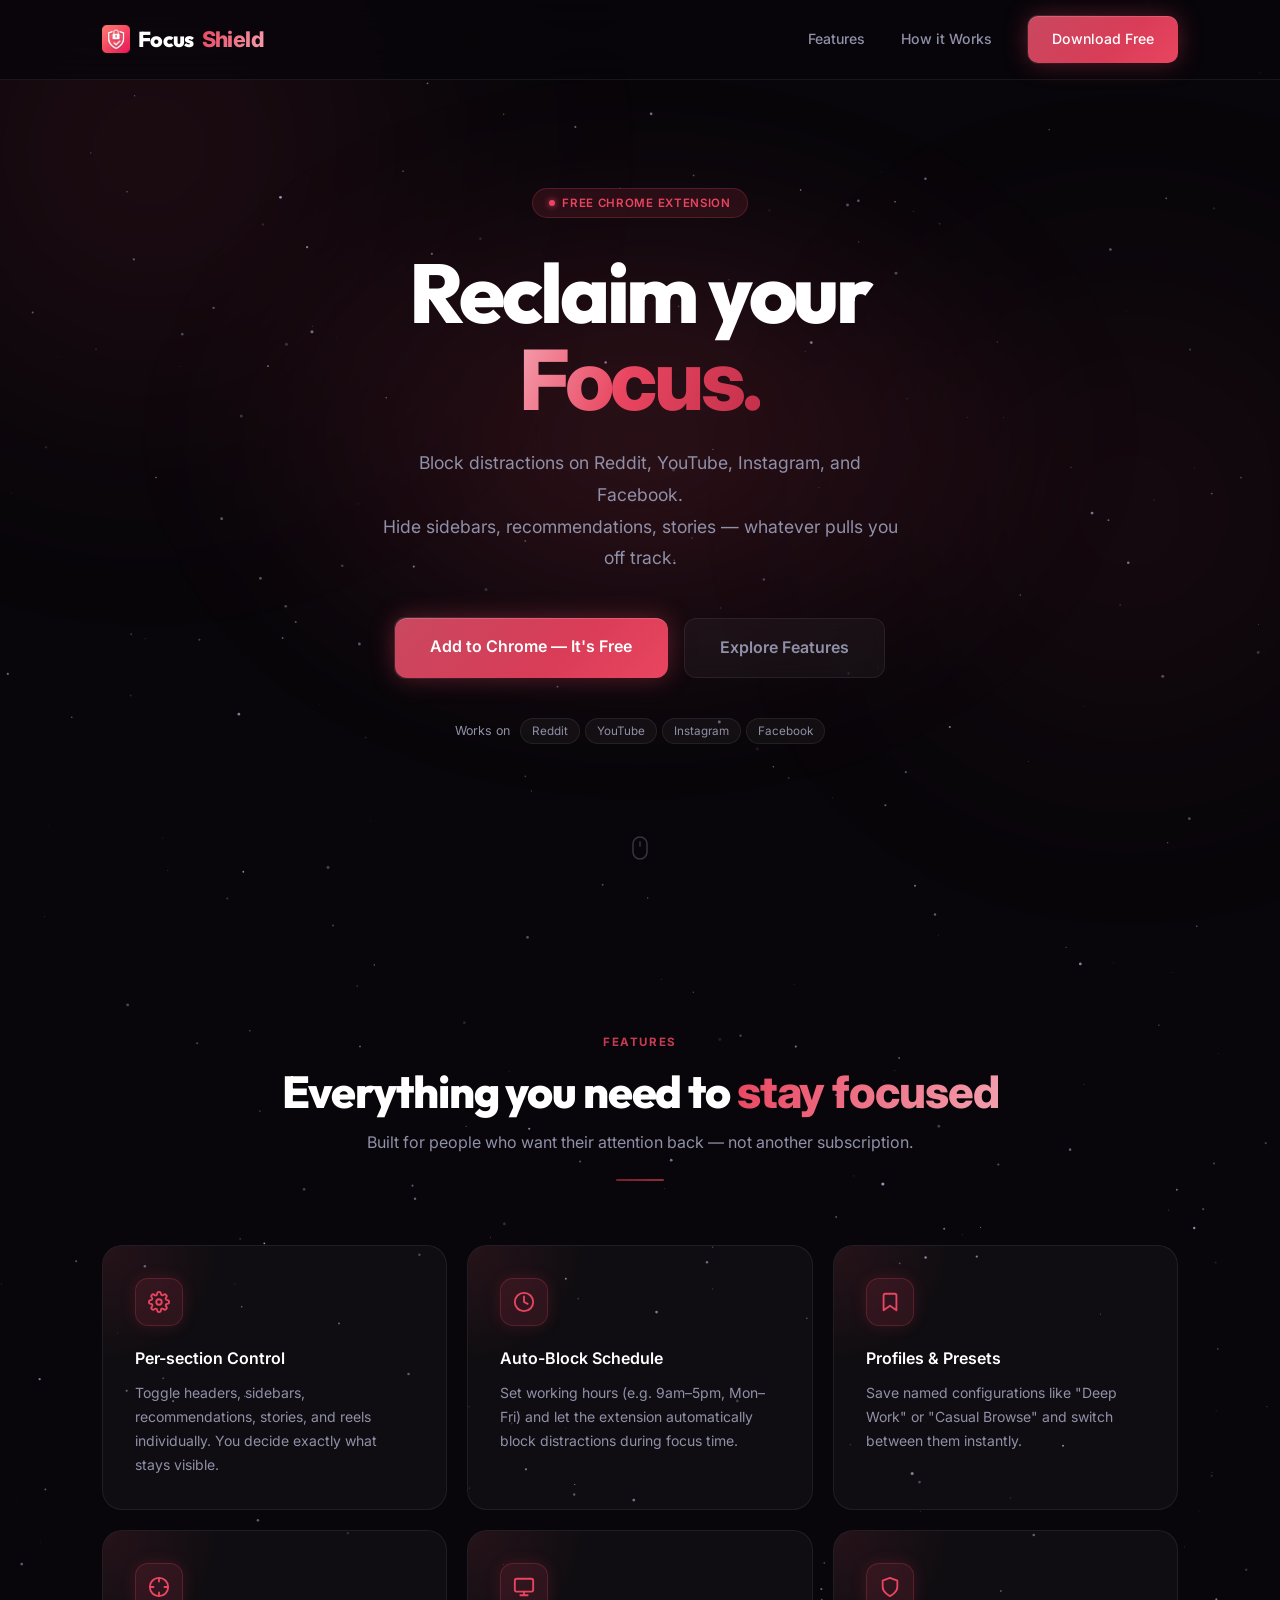
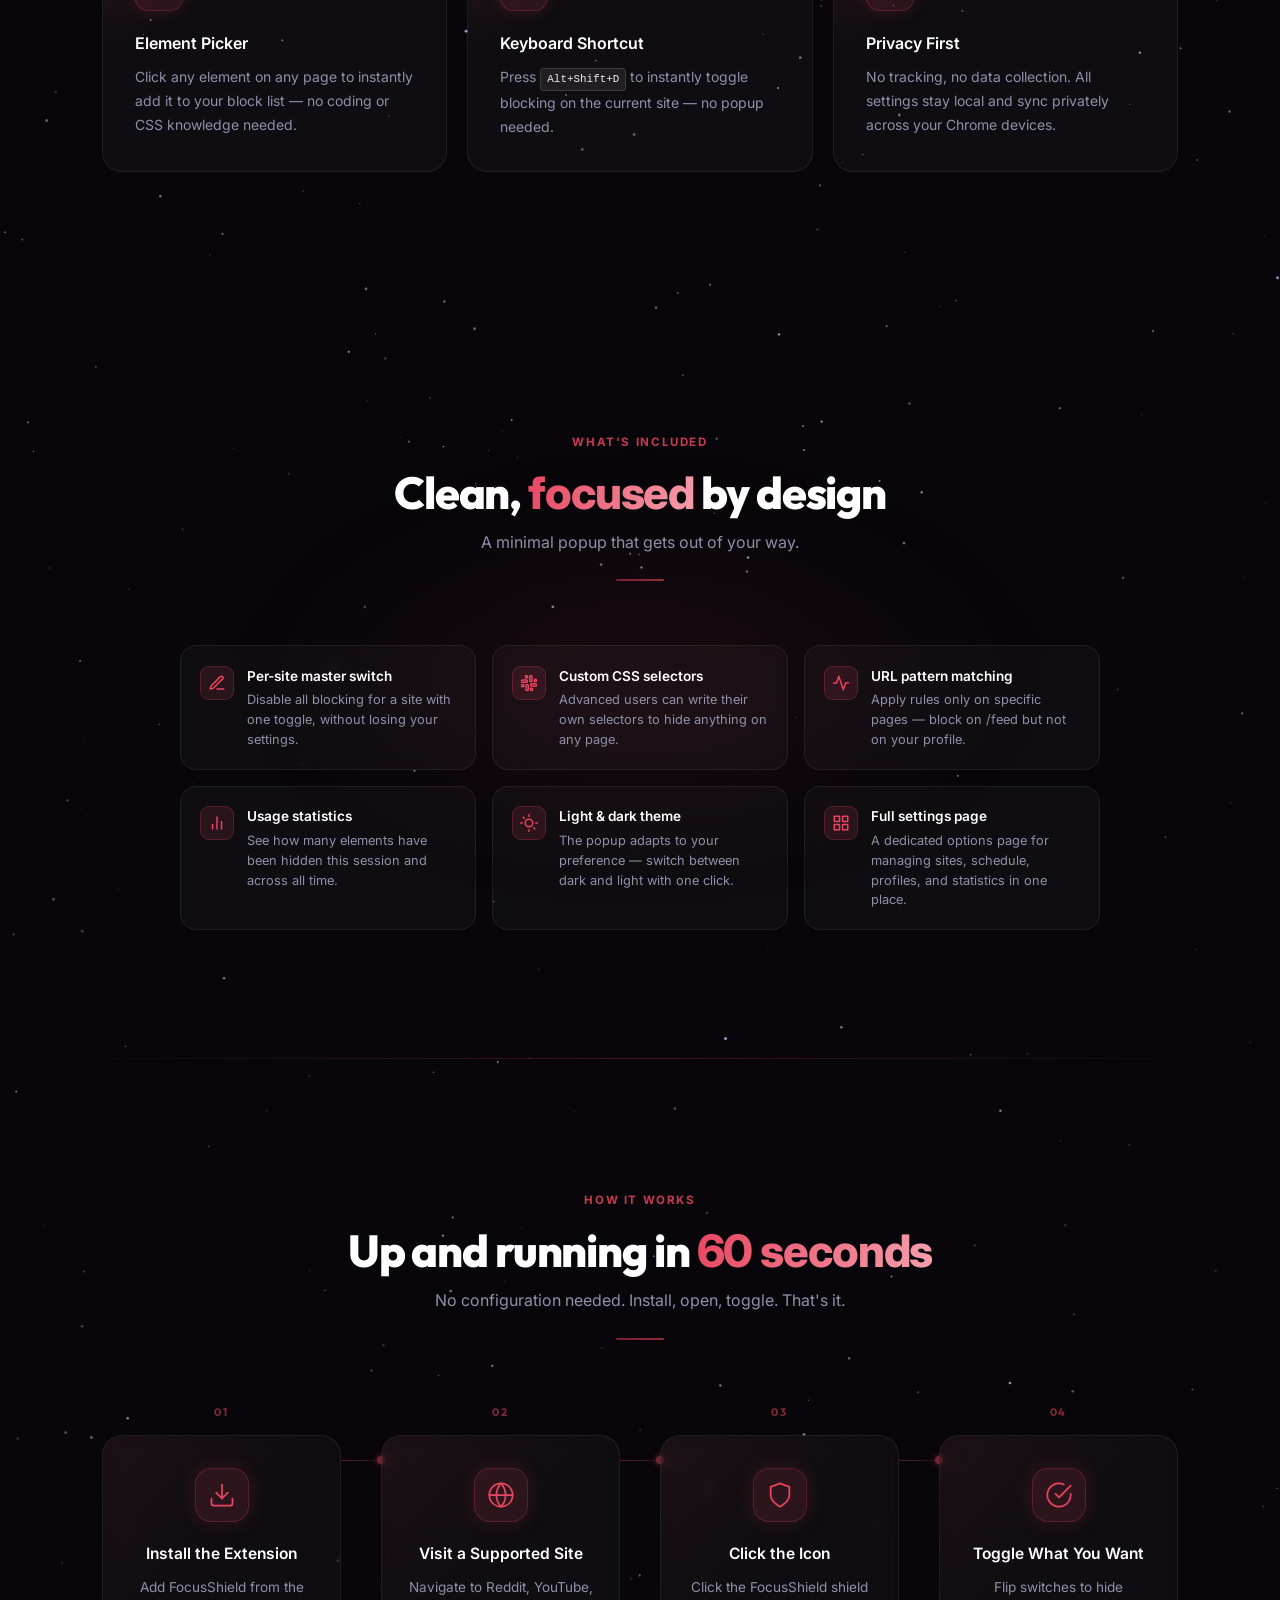
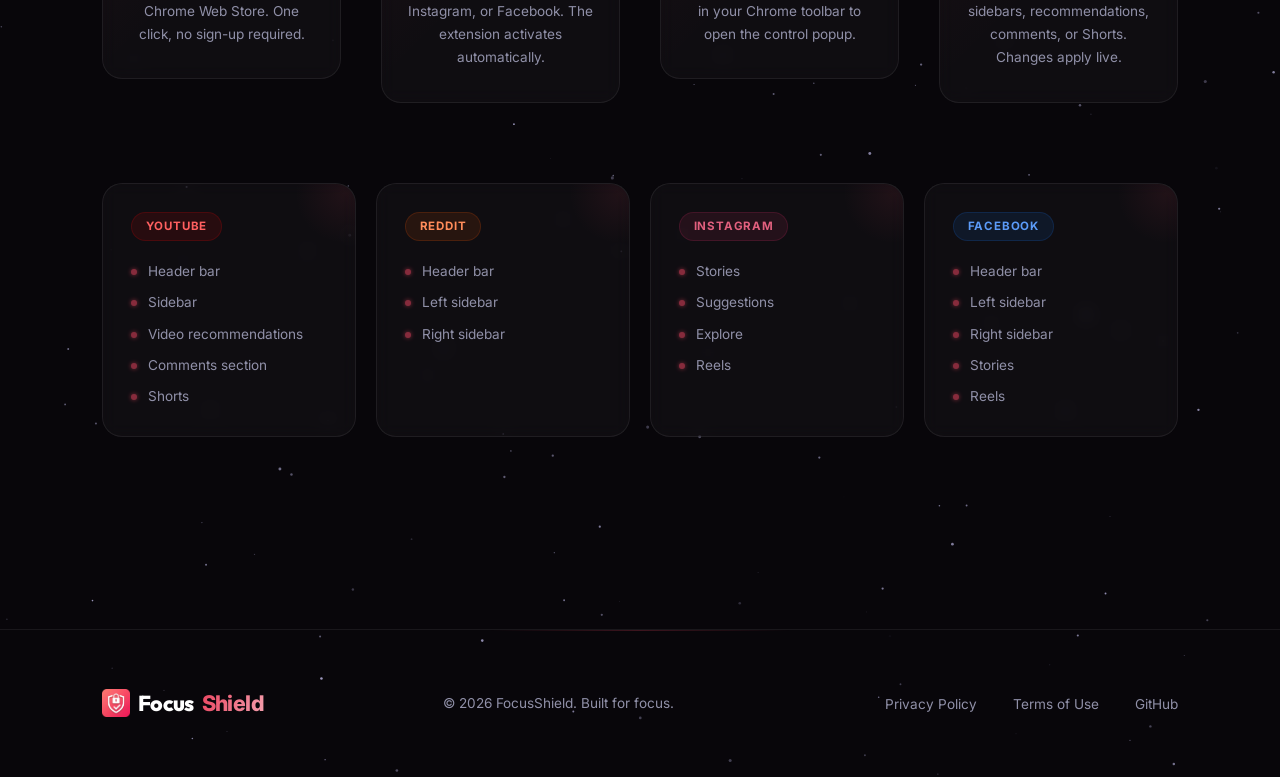
<file: docs/index.html>
<!DOCTYPE html>
<html lang="en">

<head>
    <meta charset="UTF-8">
    <meta name="viewport" content="width=device-width, initial-scale=1.0">
    <title>FocusShield | Focus on What Matters</title>
    <link rel="stylesheet" href="style.css">
    <link rel="preconnect" href="https://fonts.googleapis.com">
    <link rel="preconnect" href="https://fonts.gstatic.com" crossorigin>
    <link href="https://fonts.googleapis.com/css2?family=Inter:wght@400;500;600&family=Outfit:wght@700;800&display=swap" rel="stylesheet">
</head>

<body>
    <!-- Star canvas -->
    <canvas id="stars"></canvas>

    <!-- Navigation -->
    <nav>
        <div class="container nav-content">
            <div class="logo"><img src="assets/db_new_logo.png" alt="FocusShield" class="logo-img">Focus<span>Shield</span></div>
            <button class="nav-hamburger" id="nav-hamburger" aria-label="Toggle menu" aria-expanded="false">
                <span></span><span></span><span></span>
            </button>
            <div class="nav-links" id="nav-links">
                <a href="#features">Features</a>
                <a href="#how-it-works">How it Works</a>
                <a href="https://chromewebstore.google.com/detail/distraction-blocker/cioknjjojaeceniifphdgomgmkhmpkej" class="btn-primary">Download Free</a>
            </div>
        </div>
    </nav>

    <!-- Hero -->
    <header class="hero">
        <!-- radial aurora behind the text -->
        <div class="hero-aurora"></div>

        <div class="container">
            <div class="hero-inner">
                <div class="hero-badge" data-scroll="fade-up">
                    <span class="badge-dot"></span>
                    Free Chrome Extension
                </div>
                <h1 data-scroll="fade-up" data-delay="0.08">
                    Reclaim your<br>
                    <span class="gradient-text">Focus.</span>
                </h1>
                <p data-scroll="fade-up" data-delay="0.18">
                    Block distractions on Reddit, YouTube, Instagram, and Facebook.<br>
                    Hide sidebars, recommendations, stories — whatever pulls you off track.
                </p>
                <div class="hero-btns" data-scroll="fade-up" data-delay="0.28">
                    <a href="https://chromewebstore.google.com/detail/distraction-blocker/cioknjjojaeceniifphdgomgmkhmpkej" class="btn-primary lg">Add to Chrome — It's Free</a>
                    <a href="#features" class="btn-secondary lg">Explore Features</a>
                </div>
                <div class="hero-sites" data-scroll="fade-up" data-delay="0.36">
                    <span>Works on</span>
                    <div class="site-pills">
                        <span class="pill">Reddit</span>
                        <span class="pill">YouTube</span>
                        <span class="pill">Instagram</span>
                        <span class="pill">Facebook</span>
                    </div>
                </div>
            </div>
        </div>

        <!-- scroll indicator -->
        <div class="scroll-hint">
            <svg width="16" height="24" viewBox="0 0 16 24" fill="none" stroke="currentColor" stroke-width="1.5" stroke-linecap="round"><rect x="1" y="1" width="14" height="22" rx="7"/><line x1="8" y1="6" x2="8" y2="10"/></svg>
        </div>
    </header>

    <!-- Features -->
    <section id="features" class="features">
        <div class="container">
            <div class="section-title">
                <span class="section-eyebrow">Features</span>
                <h2>Everything you need to <span>stay focused</span></h2>
                <p>Built for people who want their attention back — not another subscription.</p>
            </div>
            <div class="features-grid">
                <div class="feature-card">
                    <div class="feature-icon">
                        <svg width="22" height="22" viewBox="0 0 24 24" fill="none" stroke="currentColor" stroke-width="2" stroke-linecap="round" stroke-linejoin="round"><circle cx="12" cy="12" r="3"/><path d="M19.4 15a1.65 1.65 0 0 0 .33 1.82l.06.06a2 2 0 0 1-2.83 2.83l-.06-.06a1.65 1.65 0 0 0-1.82-.33 1.65 1.65 0 0 0-1 1.51V21a2 2 0 0 1-4 0v-.09A1.65 1.65 0 0 0 9 19.4a1.65 1.65 0 0 0-1.82.33l-.06.06a2 2 0 0 1-2.83-2.83l.06-.06A1.65 1.65 0 0 0 4.68 15a1.65 1.65 0 0 0-1.51-1H3a2 2 0 0 1 0-4h.09A1.65 1.65 0 0 0 4.6 9a1.65 1.65 0 0 0-.33-1.82l-.06-.06a2 2 0 0 1 2.83-2.83l.06.06A1.65 1.65 0 0 0 9 4.68a1.65 1.65 0 0 0 1-1.51V3a2 2 0 0 1 4 0v.09a1.65 1.65 0 0 0 1 1.51 1.65 1.65 0 0 0 1.82-.33l.06-.06a2 2 0 0 1 2.83 2.83l-.06.06A1.65 1.65 0 0 0 19.4 9a1.65 1.65 0 0 0 1.51 1H21a2 2 0 0 1 0 4h-.09a1.65 1.65 0 0 0-1.51 1z"/></svg>
                    </div>
                    <h3>Per-section Control</h3>
                    <p>Toggle headers, sidebars, recommendations, stories, and reels individually. You decide exactly what stays visible.</p>
                </div>
                <div class="feature-card">
                    <div class="feature-icon">
                        <svg width="22" height="22" viewBox="0 0 24 24" fill="none" stroke="currentColor" stroke-width="2" stroke-linecap="round" stroke-linejoin="round"><circle cx="12" cy="12" r="10"/><polyline points="12 6 12 12 16 14"/></svg>
                    </div>
                    <h3>Auto-Block Schedule</h3>
                    <p>Set working hours (e.g. 9am–5pm, Mon–Fri) and let the extension automatically block distractions during focus time.</p>
                </div>
                <div class="feature-card">
                    <div class="feature-icon">
                        <svg width="22" height="22" viewBox="0 0 24 24" fill="none" stroke="currentColor" stroke-width="2" stroke-linecap="round" stroke-linejoin="round"><path d="M19 21l-7-5-7 5V5a2 2 0 0 1 2-2h10a2 2 0 0 1 2 2z"/></svg>
                    </div>
                    <h3>Profiles &amp; Presets</h3>
                    <p>Save named configurations like "Deep Work" or "Casual Browse" and switch between them instantly.</p>
                </div>
                <div class="feature-card">
                    <div class="feature-icon">
                        <svg width="22" height="22" viewBox="0 0 24 24" fill="none" stroke="currentColor" stroke-width="2" stroke-linecap="round" stroke-linejoin="round"><circle cx="12" cy="12" r="10"/><line x1="22" y1="12" x2="18" y2="12"/><line x1="6" y1="12" x2="2" y2="12"/><line x1="12" y1="6" x2="12" y2="2"/><line x1="12" y1="22" x2="12" y2="18"/></svg>
                    </div>
                    <h3>Element Picker</h3>
                    <p>Click any element on any page to instantly add it to your block list — no coding or CSS knowledge needed.</p>
                </div>
                <div class="feature-card">
                    <div class="feature-icon">
                        <svg width="22" height="22" viewBox="0 0 24 24" fill="none" stroke="currentColor" stroke-width="2" stroke-linecap="round" stroke-linejoin="round"><rect x="2" y="3" width="20" height="14" rx="2"/><path d="M8 21h8M12 17v4"/></svg>
                    </div>
                    <h3>Keyboard Shortcut</h3>
                    <p>Press <kbd>Alt+Shift+D</kbd> to instantly toggle blocking on the current site — no popup needed.</p>
                </div>
                <div class="feature-card">
                    <div class="feature-icon">
                        <svg width="22" height="22" viewBox="0 0 24 24" fill="none" stroke="currentColor" stroke-width="2" stroke-linecap="round" stroke-linejoin="round"><path d="M12 22s8-4 8-10V5l-8-3-8 3v7c0 6 8 10 8 10z"/></svg>
                    </div>
                    <h3>Privacy First</h3>
                    <p>No tracking, no data collection. All settings stay local and sync privately across your Chrome devices.</p>
                </div>
            </div>
        </div>
    </section>

    <!-- Preview / Screenshots -->
    <section id="preview" class="preview">
        <div class="container">
            <div class="section-title">
                <span class="section-eyebrow">What's included</span>
                <h2>Clean, <span>focused</span> by design</h2>
                <p>A minimal popup that gets out of your way.</p>
            </div>
            <div class="preview-grid">
                <div class="preview-feature">
                    <div class="preview-icon">
                        <svg width="18" height="18" viewBox="0 0 24 24" fill="none" stroke="currentColor" stroke-width="2" stroke-linecap="round" stroke-linejoin="round"><path d="M12 20h9"/><path d="M16.5 3.5a2.121 2.121 0 0 1 3 3L7 19l-4 1 1-4L16.5 3.5z"/></svg>
                    </div>
                    <div>
                        <h4>Per-site master switch</h4>
                        <p>Disable all blocking for a site with one toggle, without losing your settings.</p>
                    </div>
                </div>
                <div class="preview-feature">
                    <div class="preview-icon">
                        <svg width="18" height="18" viewBox="0 0 24 24" fill="none" stroke="currentColor" stroke-width="2" stroke-linecap="round" stroke-linejoin="round"><path d="M14.5 10c-.83 0-1.5-.67-1.5-1.5v-5c0-.83.67-1.5 1.5-1.5s1.5.67 1.5 1.5v5c0 .83-.67 1.5-1.5 1.5z"/><path d="M20.5 10H19V8.5c0-.83.67-1.5 1.5-1.5s1.5.67 1.5 1.5-.67 1.5-1.5 1.5z"/><path d="M9.5 14c.83 0 1.5.67 1.5 1.5v5c0 .83-.67 1.5-1.5 1.5S8 21.33 8 20.5v-5c0-.83.67-1.5 1.5-1.5z"/><path d="M3.5 14H5v1.5c0 .83-.67 1.5-1.5 1.5S2 16.33 2 15.5 2.67 14 3.5 14z"/><path d="M14 14.5c0-.83.67-1.5 1.5-1.5h5c.83 0 1.5.67 1.5 1.5s-.67 1.5-1.5 1.5h-5c-.83 0-1.5-.67-1.5-1.5z"/><path d="M15.5 19H14v1.5c0 .83.67 1.5 1.5 1.5s1.5-.67 1.5-1.5-.67-1.5-1.5-1.5z"/><path d="M10 9.5C10 8.67 9.33 8 8.5 8h-5C2.67 8 2 8.67 2 9.5S2.67 11 3.5 11h5c.83 0 1.5-.67 1.5-1.5z"/><path d="M8.5 5H10V3.5C10 2.67 9.33 2 8.5 2S7 2.67 7 3.5 7.67 5 8.5 5z"/></svg>
                    </div>
                    <div>
                        <h4>Custom CSS selectors</h4>
                        <p>Advanced users can write their own selectors to hide anything on any page.</p>
                    </div>
                </div>
                <div class="preview-feature">
                    <div class="preview-icon">
                        <svg width="18" height="18" viewBox="0 0 24 24" fill="none" stroke="currentColor" stroke-width="2" stroke-linecap="round" stroke-linejoin="round"><polyline points="22 12 18 12 15 21 9 3 6 12 2 12"/></svg>
                    </div>
                    <div>
                        <h4>URL pattern matching</h4>
                        <p>Apply rules only on specific pages — block on /feed but not on your profile.</p>
                    </div>
                </div>
                <div class="preview-feature">
                    <div class="preview-icon">
                        <svg width="18" height="18" viewBox="0 0 24 24" fill="none" stroke="currentColor" stroke-width="2" stroke-linecap="round" stroke-linejoin="round"><line x1="18" y1="20" x2="18" y2="10"/><line x1="12" y1="20" x2="12" y2="4"/><line x1="6" y1="20" x2="6" y2="14"/></svg>
                    </div>
                    <div>
                        <h4>Usage statistics</h4>
                        <p>See how many elements have been hidden this session and across all time.</p>
                    </div>
                </div>
                <div class="preview-feature">
                    <div class="preview-icon">
                        <svg width="18" height="18" viewBox="0 0 24 24" fill="none" stroke="currentColor" stroke-width="2" stroke-linecap="round" stroke-linejoin="round"><circle cx="12" cy="12" r="5"/><line x1="12" y1="1" x2="12" y2="3"/><line x1="12" y1="21" x2="12" y2="23"/><line x1="4.22" y1="4.22" x2="5.64" y2="5.64"/><line x1="18.36" y1="18.36" x2="19.78" y2="19.78"/><line x1="1" y1="12" x2="3" y2="12"/><line x1="21" y1="12" x2="23" y2="12"/></svg>
                    </div>
                    <div>
                        <h4>Light &amp; dark theme</h4>
                        <p>The popup adapts to your preference — switch between dark and light with one click.</p>
                    </div>
                </div>
                <div class="preview-feature">
                    <div class="preview-icon">
                        <svg width="18" height="18" viewBox="0 0 24 24" fill="none" stroke="currentColor" stroke-width="2" stroke-linecap="round" stroke-linejoin="round"><rect x="3" y="3" width="7" height="7"/><rect x="14" y="3" width="7" height="7"/><rect x="14" y="14" width="7" height="7"/><rect x="3" y="14" width="7" height="7"/></svg>
                    </div>
                    <div>
                        <h4>Full settings page</h4>
                        <p>A dedicated options page for managing sites, schedule, profiles, and statistics in one place.</p>
                    </div>
                </div>
            </div>
        </div>
    </section>

    <!-- How it Works -->
    <section id="how-it-works" class="how-it-works">
        <div class="container">
            <div class="section-title">
                <span class="section-eyebrow">How it works</span>
                <h2>Up and running in <span>60 seconds</span></h2>
                <p>No configuration needed. Install, open, toggle. That's it.</p>
            </div>
            <div class="steps">
                <div class="step">
                    <div class="step-number">01</div>
                    <div class="step-content">
                        <div class="step-icon">
                            <svg width="28" height="28" viewBox="0 0 24 24" fill="none" stroke="currentColor" stroke-width="1.5" stroke-linecap="round" stroke-linejoin="round"><path d="M21 15v4a2 2 0 0 1-2 2H5a2 2 0 0 1-2-2v-4"/><polyline points="7 10 12 15 17 10"/><line x1="12" y1="15" x2="12" y2="3"/></svg>
                        </div>
                        <h3>Install the Extension</h3>
                        <p>Add FocusShield from the Chrome Web Store. One click, no sign-up required.</p>
                    </div>
                </div>
                <div class="step-connector"></div>
                <div class="step">
                    <div class="step-number">02</div>
                    <div class="step-content">
                        <div class="step-icon">
                            <svg width="28" height="28" viewBox="0 0 24 24" fill="none" stroke="currentColor" stroke-width="1.5" stroke-linecap="round" stroke-linejoin="round"><circle cx="12" cy="12" r="10"/><line x1="2" y1="12" x2="22" y2="12"/><path d="M12 2a15.3 15.3 0 0 1 4 10 15.3 15.3 0 0 1-4 10 15.3 15.3 0 0 1-4-10 15.3 15.3 0 0 1 4-10z"/></svg>
                        </div>
                        <h3>Visit a Supported Site</h3>
                        <p>Navigate to Reddit, YouTube, Instagram, or Facebook. The extension activates automatically.</p>
                    </div>
                </div>
                <div class="step-connector"></div>
                <div class="step">
                    <div class="step-number">03</div>
                    <div class="step-content">
                        <div class="step-icon">
                            <svg width="28" height="28" viewBox="0 0 24 24" fill="none" stroke="currentColor" stroke-width="1.5" stroke-linecap="round" stroke-linejoin="round"><path d="M12 22s8-4 8-10V5l-8-3-8 3v7c0 6 8 10 8 10z"/></svg>
                        </div>
                        <h3>Click the Icon</h3>
                        <p>Click the FocusShield shield in your Chrome toolbar to open the control popup.</p>
                    </div>
                </div>
                <div class="step-connector"></div>
                <div class="step">
                    <div class="step-number">04</div>
                    <div class="step-content">
                        <div class="step-icon">
                            <svg width="28" height="28" viewBox="0 0 24 24" fill="none" stroke="currentColor" stroke-width="1.5" stroke-linecap="round" stroke-linejoin="round"><path d="M22 11.08V12a10 10 0 1 1-5.93-9.14"/><polyline points="22 4 12 14.01 9 11.01"/></svg>
                        </div>
                        <h3>Toggle What You Want</h3>
                        <p>Flip switches to hide sidebars, recommendations, comments, or Shorts. Changes apply live.</p>
                    </div>
                </div>
            </div>

            <div class="hiw-platforms">
                <div class="platform-card">
                    <div class="platform-header">
                        <span class="platform-badge youtube">YouTube</span>
                    </div>
                    <ul class="toggle-list">
                        <li><span class="toggle-dot"></span>Header bar</li>
                        <li><span class="toggle-dot"></span>Sidebar</li>
                        <li><span class="toggle-dot"></span>Video recommendations</li>
                        <li><span class="toggle-dot"></span>Comments section</li>
                        <li><span class="toggle-dot"></span>Shorts</li>
                    </ul>
                </div>
                <div class="platform-card">
                    <div class="platform-header">
                        <span class="platform-badge reddit">Reddit</span>
                    </div>
                    <ul class="toggle-list">
                        <li><span class="toggle-dot"></span>Header bar</li>
                        <li><span class="toggle-dot"></span>Left sidebar</li>
                        <li><span class="toggle-dot"></span>Right sidebar</li>
                    </ul>
                </div>
                <div class="platform-card">
                    <div class="platform-header">
                        <span class="platform-badge instagram">Instagram</span>
                    </div>
                    <ul class="toggle-list">
                        <li><span class="toggle-dot"></span>Stories</li>
                        <li><span class="toggle-dot"></span>Suggestions</li>
                        <li><span class="toggle-dot"></span>Explore</li>
                        <li><span class="toggle-dot"></span>Reels</li>
                    </ul>
                </div>
                <div class="platform-card">
                    <div class="platform-header">
                        <span class="platform-badge facebook">Facebook</span>
                    </div>
                    <ul class="toggle-list">
                        <li><span class="toggle-dot"></span>Header bar</li>
                        <li><span class="toggle-dot"></span>Left sidebar</li>
                        <li><span class="toggle-dot"></span>Right sidebar</li>
                        <li><span class="toggle-dot"></span>Stories</li>
                        <li><span class="toggle-dot"></span>Reels</li>
                    </ul>
                </div>
            </div>
        </div>
    </section>

    <!-- Footer -->
    <footer>
        <div class="container">
            <div class="footer-content">
                <div class="logo"><img src="assets/db_new_logo.png" alt="FocusShield" class="logo-img">Focus<span>Shield</span></div>
                <p>&copy; 2026 FocusShield. Built for focus.</p>
                <div class="social-links">
                    <a href="privacy-policy.html">Privacy Policy</a>
                    <a href="terms.html">Terms of Use</a>
                    <a href="https://github.com/beingbalveer/distraction-blocker" target="_blank" rel="noopener">GitHub</a>
                </div>
            </div>
        </div>
    </footer>

    <script src="script.js"></script>
</body>

</html>
</file>
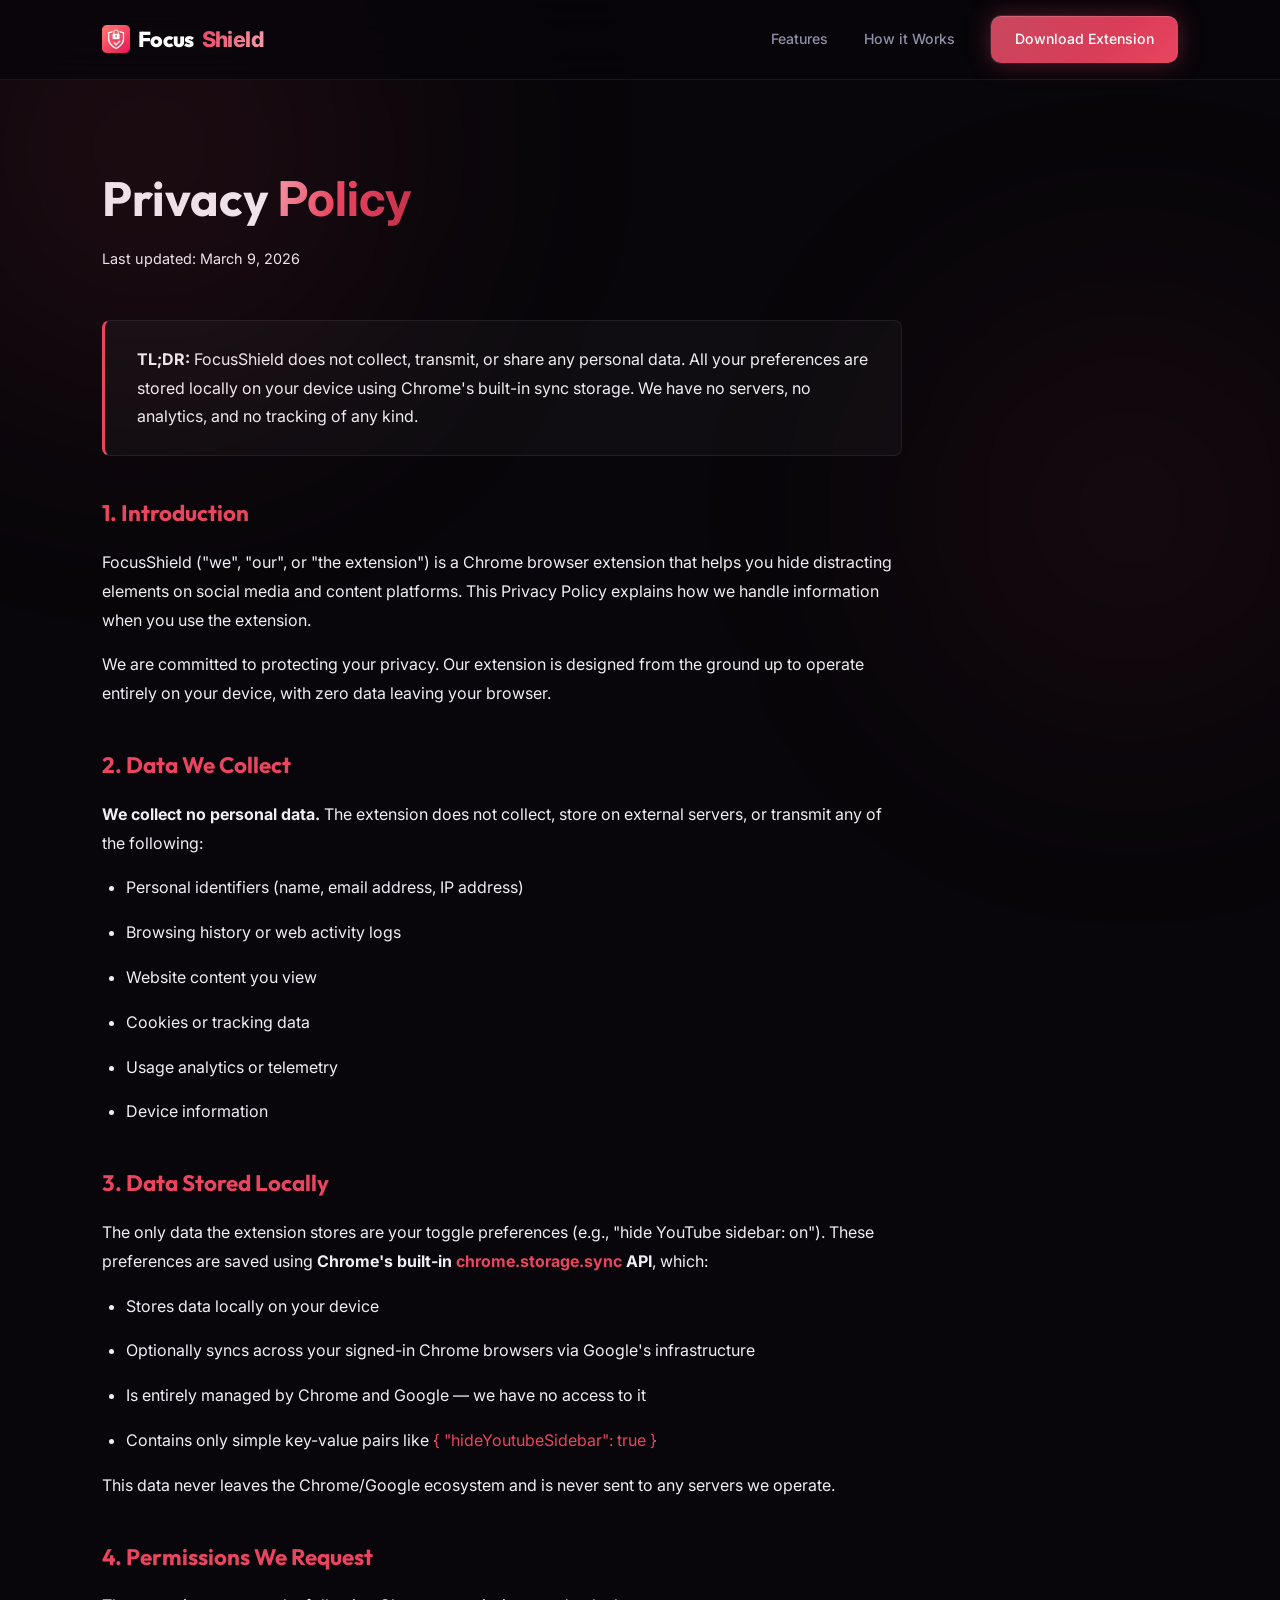
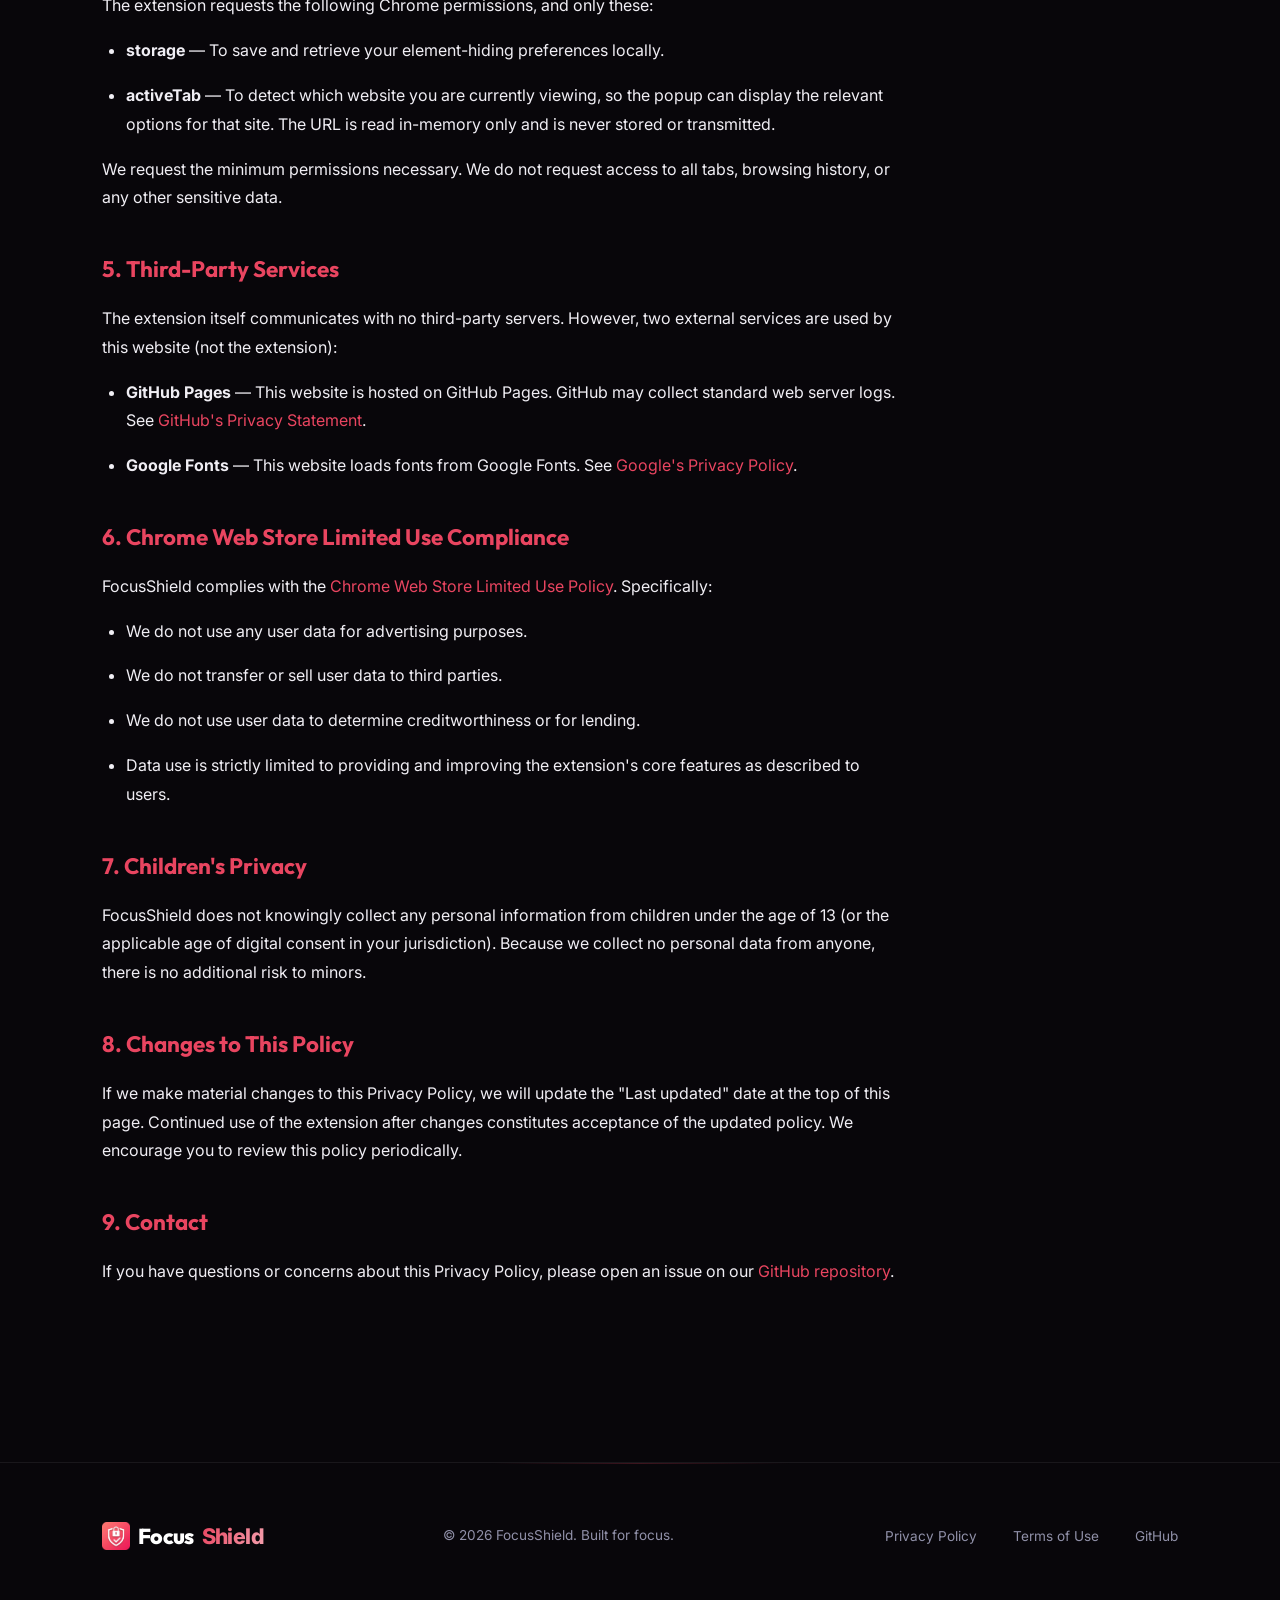
<file: docs/privacy-policy.html>
<!DOCTYPE html>
<html lang="en">

<head>
    <meta charset="UTF-8">
    <meta name="viewport" content="width=device-width, initial-scale=1.0">
    <title>Privacy Policy | FocusShield</title>
    <link rel="stylesheet" href="style.css">
    <link rel="preconnect" href="https://fonts.googleapis.com">
    <link rel="preconnect" href="https://fonts.gstatic.com" crossorigin>
    <link href="https://fonts.googleapis.com/css2?family=Inter:wght@400;600;800&family=Outfit:wght@700&display=swap"
        rel="stylesheet">
    <style>
        .legal-page {
            padding: 10rem 0 6rem;
            min-height: 90vh;
        }

        .legal-page h1 {
            font-family: 'Outfit', sans-serif;
            font-size: 3rem;
            margin-bottom: 0.5rem;
        }

        .legal-page .last-updated {
            color: var(--secondary-text);
            font-size: 0.9rem;
            margin-bottom: 3rem;
        }

        .legal-content {
            max-width: 800px;
        }

        .legal-content h2 {
            font-family: 'Outfit', sans-serif;
            font-size: 1.4rem;
            color: var(--accent);
            margin: 2.5rem 0 1rem;
        }

        .legal-content p,
        .legal-content li {
            color: var(--secondary-text);
            margin-bottom: 1rem;
            line-height: 1.8;
        }

        .legal-content ul {
            padding-left: 1.5rem;
            margin-bottom: 1rem;
        }

        .legal-content a {
            color: var(--accent);
            text-decoration: none;
        }

        .legal-content a:hover {
            text-decoration: underline;
        }

        .highlight-box {
            background: var(--card-bg);
            border: 1px solid var(--card-border);
            border-left: 3px solid var(--accent);
            border-radius: 8px;
            padding: 1.5rem 2rem;
            margin: 2rem 0;
        }

        .highlight-box p {
            margin-bottom: 0;
            color: var(--text);
        }
    </style>
</head>

<body>
    <nav>
        <div class="container nav-content">
            <a href="index.html" class="logo" style="text-decoration:none;"><img src="assets/db_new_logo.png" alt="FocusShield" class="logo-img">Focus<span>Shield</span></a>
            <div class="nav-links">
                <a href="index.html#features">Features</a>
                <a href="index.html#how-it-works">How it Works</a>
                <a href="#" class="btn-primary">Download Extension</a>
            </div>
        </div>
    </nav>

    <main class="legal-page">
        <div class="container">
            <div class="legal-content">
                <h1>Privacy <span class="gradient-text">Policy</span></h1>
                <p class="last-updated">Last updated: March 9, 2026</p>

                <div class="highlight-box">
                    <p><strong>TL;DR:</strong> FocusShield does not collect, transmit, or share any personal
                        data. All your preferences are stored locally on your device using Chrome's built-in sync
                        storage. We have no servers, no analytics, and no tracking of any kind.</p>
                </div>

                <h2>1. Introduction</h2>
                <p>FocusShield ("we", "our", or "the extension") is a Chrome browser extension that helps you
                    hide distracting elements on social media and content platforms. This Privacy Policy explains how we
                    handle information when you use the extension.</p>
                <p>We are committed to protecting your privacy. Our extension is designed from the ground up to operate
                    entirely on your device, with zero data leaving your browser.</p>

                <h2>2. Data We Collect</h2>
                <p><strong>We collect no personal data.</strong> The extension does not collect, store on external
                    servers, or transmit any of the following:</p>
                <ul>
                    <li>Personal identifiers (name, email address, IP address)</li>
                    <li>Browsing history or web activity logs</li>
                    <li>Website content you view</li>
                    <li>Cookies or tracking data</li>
                    <li>Usage analytics or telemetry</li>
                    <li>Device information</li>
                </ul>

                <h2>3. Data Stored Locally</h2>
                <p>The only data the extension stores are your toggle preferences (e.g., "hide YouTube sidebar: on").
                    These preferences are saved using <strong>Chrome's built-in
                        <code style="color: var(--accent);">chrome.storage.sync</code> API</strong>, which:</p>
                <ul>
                    <li>Stores data locally on your device</li>
                    <li>Optionally syncs across your signed-in Chrome browsers via Google's infrastructure</li>
                    <li>Is entirely managed by Chrome and Google — we have no access to it</li>
                    <li>Contains only simple key-value pairs like <code
                            style="color: var(--accent);">{ "hideYoutubeSidebar": true }</code></li>
                </ul>
                <p>This data never leaves the Chrome/Google ecosystem and is never sent to any servers we operate.</p>

                <h2>4. Permissions We Request</h2>
                <p>The extension requests the following Chrome permissions, and only these:</p>
                <ul>
                    <li><strong>storage</strong> — To save and retrieve your element-hiding preferences locally.</li>
                    <li><strong>activeTab</strong> — To detect which website you are currently viewing, so the popup
                        can display the relevant options for that site. The URL is read in-memory only and is never
                        stored or transmitted.</li>
                </ul>
                <p>We request the minimum permissions necessary. We do not request access to all tabs, browsing
                    history, or any other sensitive data.</p>

                <h2>5. Third-Party Services</h2>
                <p>The extension itself communicates with no third-party servers. However, two external services are
                    used by this website (not the extension):</p>
                <ul>
                    <li><strong>GitHub Pages</strong> — This website is hosted on GitHub Pages. GitHub may collect
                        standard web server logs. See <a
                            href="https://docs.github.com/en/site-policy/privacy-policies/github-general-privacy-statement"
                            target="_blank" rel="noopener">GitHub's Privacy Statement</a>.</li>
                    <li><strong>Google Fonts</strong> — This website loads fonts from Google Fonts. See <a
                            href="https://policies.google.com/privacy" target="_blank" rel="noopener">Google's Privacy
                            Policy</a>.</li>
                </ul>

                <h2>6. Chrome Web Store Limited Use Compliance</h2>
                <p>FocusShield complies with the <a
                        href="https://developer.chrome.com/docs/webstore/program-policies/limited-use/" target="_blank"
                        rel="noopener">Chrome Web Store Limited Use Policy</a>. Specifically:</p>
                <ul>
                    <li>We do not use any user data for advertising purposes.</li>
                    <li>We do not transfer or sell user data to third parties.</li>
                    <li>We do not use user data to determine creditworthiness or for lending.</li>
                    <li>Data use is strictly limited to providing and improving the extension's core features as
                        described to users.</li>
                </ul>

                <h2>7. Children's Privacy</h2>
                <p>FocusShield does not knowingly collect any personal information from children under the age
                    of 13 (or the applicable age of digital consent in your jurisdiction). Because we collect no
                    personal data from anyone, there is no additional risk to minors.</p>

                <h2>8. Changes to This Policy</h2>
                <p>If we make material changes to this Privacy Policy, we will update the "Last updated" date at the
                    top of this page. Continued use of the extension after changes constitutes acceptance of the
                    updated policy. We encourage you to review this policy periodically.</p>

                <h2>9. Contact</h2>
                <p>If you have questions or concerns about this Privacy Policy, please open an issue on our <a
                        href="https://github.com" target="_blank" rel="noopener">GitHub repository</a>.</p>
            </div>
        </div>
    </main>

    <footer>
        <div class="container">
            <div class="footer-content">
                <div class="logo"><img src="assets/db_new_logo.png" alt="FocusShield" class="logo-img">Focus<span>Shield</span></div>
                <p>&copy; 2026 FocusShield. Built for focus.</p>
                <div class="social-links">
                    <a href="privacy-policy.html">Privacy Policy</a>
                    <a href="terms.html">Terms of Use</a>
                    <a href="#">GitHub</a>
                </div>
            </div>
        </div>
    </footer>
</body>

</html>
</file>
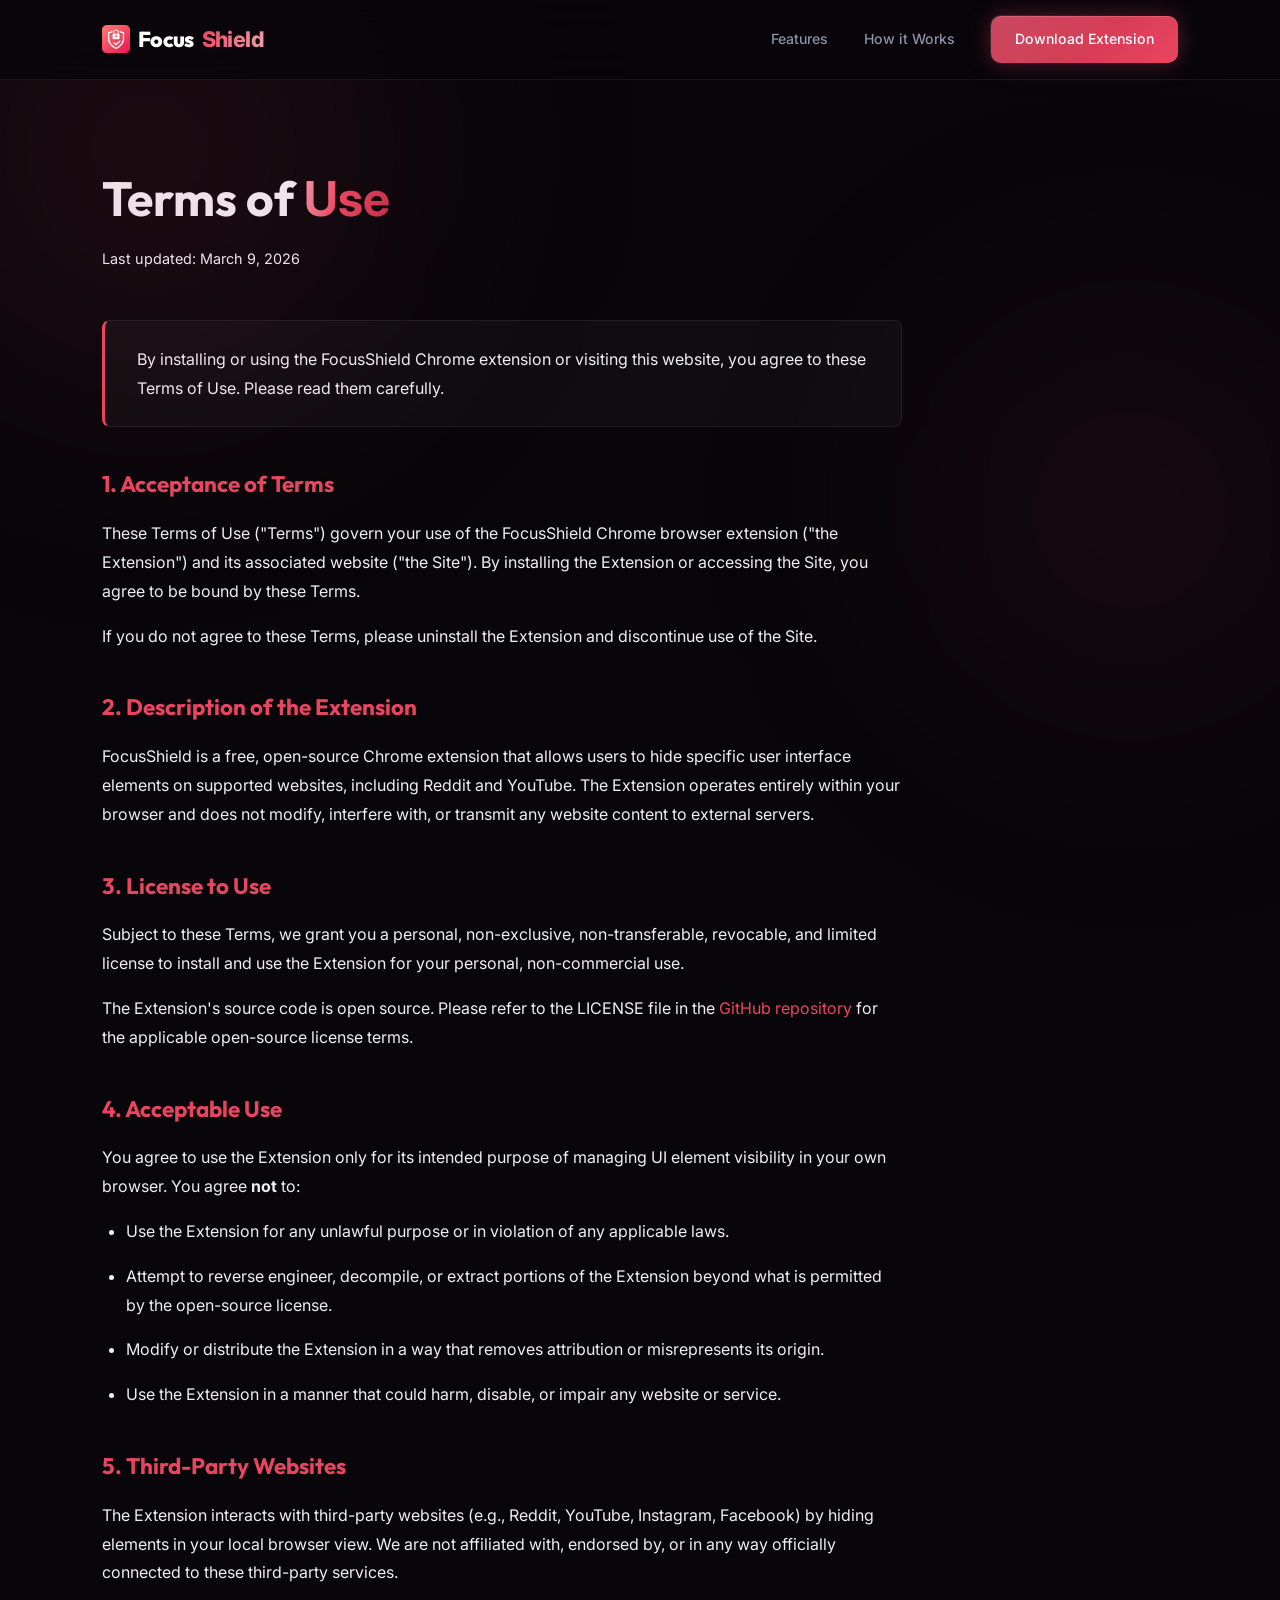
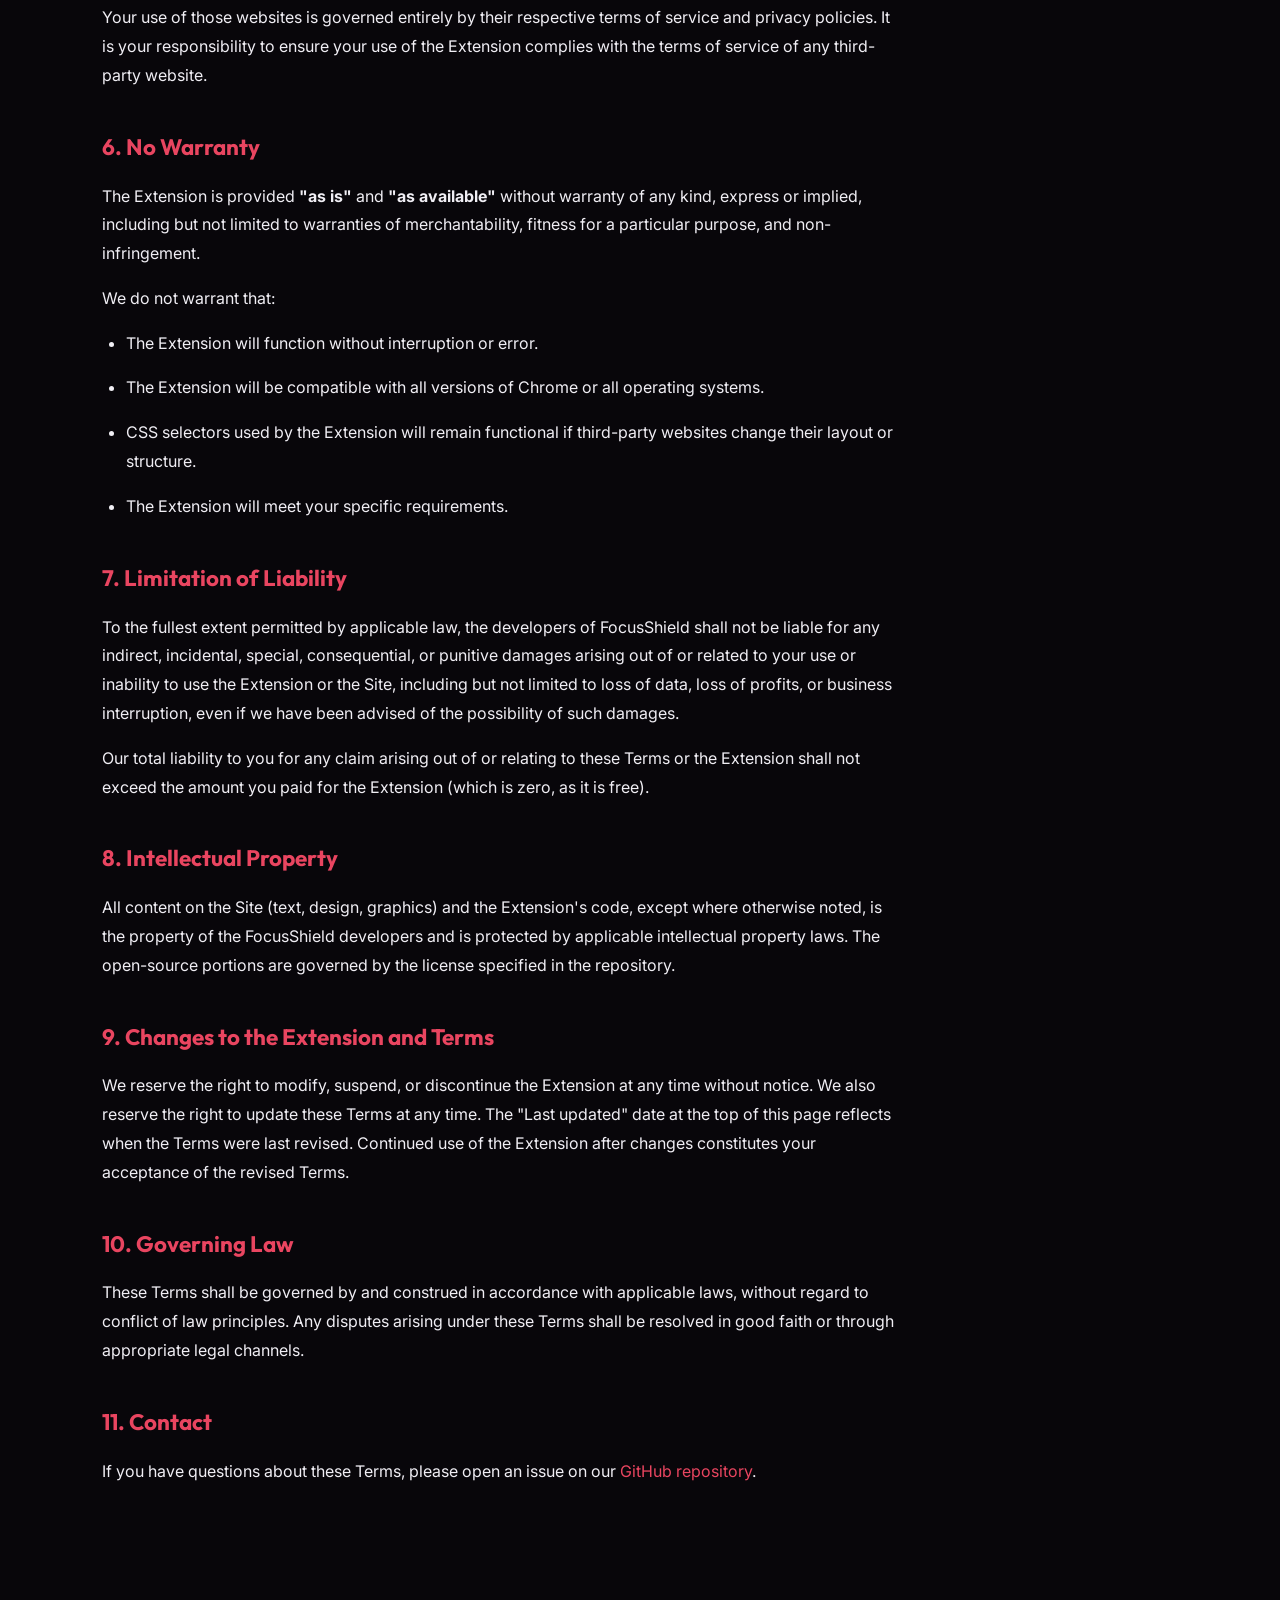
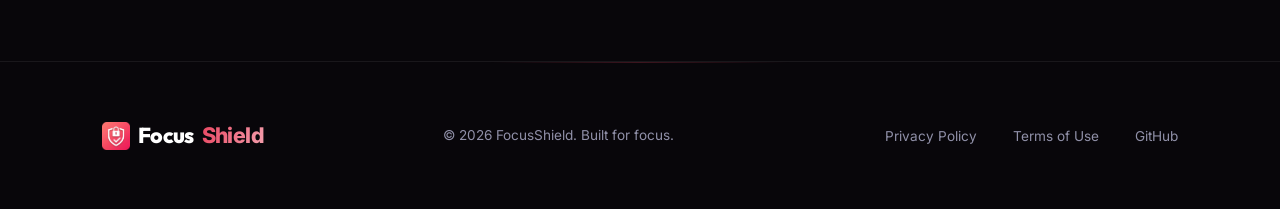
<file: docs/terms.html>
<!DOCTYPE html>
<html lang="en">

<head>
    <meta charset="UTF-8">
    <meta name="viewport" content="width=device-width, initial-scale=1.0">
    <title>Terms of Use | FocusShield</title>
    <link rel="stylesheet" href="style.css">
    <link rel="preconnect" href="https://fonts.googleapis.com">
    <link rel="preconnect" href="https://fonts.gstatic.com" crossorigin>
    <link href="https://fonts.googleapis.com/css2?family=Inter:wght@400;600;800&family=Outfit:wght@700&display=swap"
        rel="stylesheet">
    <style>
        .legal-page {
            padding: 10rem 0 6rem;
            min-height: 90vh;
        }

        .legal-page h1 {
            font-family: 'Outfit', sans-serif;
            font-size: 3rem;
            margin-bottom: 0.5rem;
        }

        .legal-page .last-updated {
            color: var(--secondary-text);
            font-size: 0.9rem;
            margin-bottom: 3rem;
        }

        .legal-content {
            max-width: 800px;
        }

        .legal-content h2 {
            font-family: 'Outfit', sans-serif;
            font-size: 1.4rem;
            color: var(--accent);
            margin: 2.5rem 0 1rem;
        }

        .legal-content p,
        .legal-content li {
            color: var(--secondary-text);
            margin-bottom: 1rem;
            line-height: 1.8;
        }

        .legal-content ul {
            padding-left: 1.5rem;
            margin-bottom: 1rem;
        }

        .legal-content a {
            color: var(--accent);
            text-decoration: none;
        }

        .legal-content a:hover {
            text-decoration: underline;
        }

        .highlight-box {
            background: var(--card-bg);
            border: 1px solid var(--card-border);
            border-left: 3px solid var(--accent);
            border-radius: 8px;
            padding: 1.5rem 2rem;
            margin: 2rem 0;
        }

        .highlight-box p {
            margin-bottom: 0;
            color: var(--text);
        }
    </style>
</head>

<body>
    <nav>
        <div class="container nav-content">
            <a href="index.html" class="logo" style="text-decoration:none;"><img src="assets/db_new_logo.png" alt="FocusShield" class="logo-img">Focus<span>Shield</span></a>
            <div class="nav-links">
                <a href="index.html#features">Features</a>
                <a href="index.html#how-it-works">How it Works</a>
                <a href="#" class="btn-primary">Download Extension</a>
            </div>
        </div>
    </nav>

    <main class="legal-page">
        <div class="container">
            <div class="legal-content">
                <h1>Terms of <span class="gradient-text">Use</span></h1>
                <p class="last-updated">Last updated: March 9, 2026</p>

                <div class="highlight-box">
                    <p>By installing or using the FocusShield Chrome extension or visiting this website, you
                        agree to these Terms of Use. Please read them carefully.</p>
                </div>

                <h2>1. Acceptance of Terms</h2>
                <p>These Terms of Use ("Terms") govern your use of the FocusShield Chrome browser extension
                    ("the Extension") and its associated website ("the Site"). By installing the Extension or
                    accessing the Site, you agree to be bound by these Terms.</p>
                <p>If you do not agree to these Terms, please uninstall the Extension and discontinue use of the
                    Site.</p>

                <h2>2. Description of the Extension</h2>
                <p>FocusShield is a free, open-source Chrome extension that allows users to hide specific
                    user interface elements on supported websites, including Reddit and YouTube. The Extension
                    operates entirely within your browser and does not modify, interfere with, or transmit any
                    website content to external servers.</p>

                <h2>3. License to Use</h2>
                <p>Subject to these Terms, we grant you a personal, non-exclusive, non-transferable, revocable,
                    and limited license to install and use the Extension for your personal, non-commercial use.</p>
                <p>The Extension's source code is open source. Please refer to the LICENSE file in the
                    <a href="https://github.com" target="_blank" rel="noopener">GitHub repository</a> for the
                    applicable open-source license terms.
                </p>

                <h2>4. Acceptable Use</h2>
                <p>You agree to use the Extension only for its intended purpose of managing UI element visibility
                    in your own browser. You agree <strong>not</strong> to:</p>
                <ul>
                    <li>Use the Extension for any unlawful purpose or in violation of any applicable laws.</li>
                    <li>Attempt to reverse engineer, decompile, or extract portions of the Extension beyond what
                        is permitted by the open-source license.</li>
                    <li>Modify or distribute the Extension in a way that removes attribution or misrepresents its
                        origin.</li>
                    <li>Use the Extension in a manner that could harm, disable, or impair any website or service.
                    </li>
                </ul>

                <h2>5. Third-Party Websites</h2>
                <p>The Extension interacts with third-party websites (e.g., Reddit, YouTube, Instagram, Facebook)
                    by hiding elements in your local browser view. We are not affiliated with, endorsed by, or in
                    any way officially connected to these third-party services.</p>
                <p>Your use of those websites is governed entirely by their respective terms of service and privacy
                    policies. It is your responsibility to ensure your use of the Extension complies with the
                    terms of service of any third-party website.</p>

                <h2>6. No Warranty</h2>
                <p>The Extension is provided <strong>"as is"</strong> and <strong>"as available"</strong> without
                    warranty of any kind, express or implied, including but not limited to warranties of
                    merchantability, fitness for a particular purpose, and non-infringement.</p>
                <p>We do not warrant that:</p>
                <ul>
                    <li>The Extension will function without interruption or error.</li>
                    <li>The Extension will be compatible with all versions of Chrome or all operating systems.</li>
                    <li>CSS selectors used by the Extension will remain functional if third-party websites change
                        their layout or structure.</li>
                    <li>The Extension will meet your specific requirements.</li>
                </ul>

                <h2>7. Limitation of Liability</h2>
                <p>To the fullest extent permitted by applicable law, the developers of FocusShield shall
                    not be liable for any indirect, incidental, special, consequential, or punitive damages
                    arising out of or related to your use or inability to use the Extension or the Site,
                    including but not limited to loss of data, loss of profits, or business interruption, even if
                    we have been advised of the possibility of such damages.</p>
                <p>Our total liability to you for any claim arising out of or relating to these Terms or the
                    Extension shall not exceed the amount you paid for the Extension (which is zero, as it is
                    free).</p>

                <h2>8. Intellectual Property</h2>
                <p>All content on the Site (text, design, graphics) and the Extension's code, except where
                    otherwise noted, is the property of the FocusShield developers and is protected by
                    applicable intellectual property laws. The open-source portions are governed by the license
                    specified in the repository.</p>

                <h2>9. Changes to the Extension and Terms</h2>
                <p>We reserve the right to modify, suspend, or discontinue the Extension at any time without
                    notice. We also reserve the right to update these Terms at any time. The "Last updated" date
                    at the top of this page reflects when the Terms were last revised. Continued use of the
                    Extension after changes constitutes your acceptance of the revised Terms.</p>

                <h2>10. Governing Law</h2>
                <p>These Terms shall be governed by and construed in accordance with applicable laws, without
                    regard to conflict of law principles. Any disputes arising under these Terms shall be resolved
                    in good faith or through appropriate legal channels.</p>

                <h2>11. Contact</h2>
                <p>If you have questions about these Terms, please open an issue on our
                    <a href="https://github.com" target="_blank" rel="noopener">GitHub repository</a>.
                </p>
            </div>
        </div>
    </main>

    <footer>
        <div class="container">
            <div class="footer-content">
                <div class="logo"><img src="assets/db_new_logo.png" alt="FocusShield" class="logo-img">Focus<span>Shield</span></div>
                <p>&copy; 2026 FocusShield. Built for focus.</p>
                <div class="social-links">
                    <a href="privacy-policy.html">Privacy Policy</a>
                    <a href="terms.html">Terms of Use</a>
                    <a href="#">GitHub</a>
                </div>
            </div>
        </div>
    </footer>
</body>

</html>
</file>
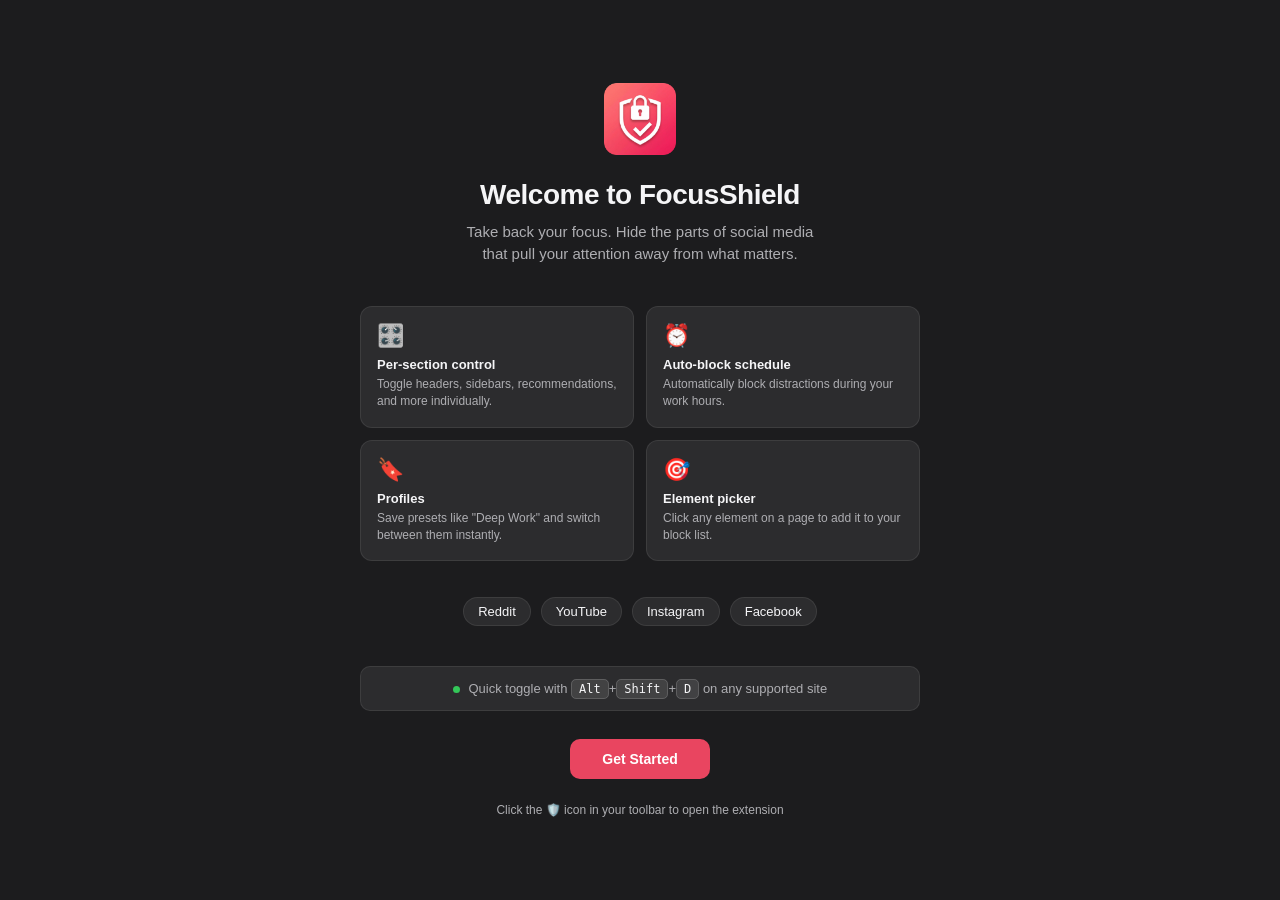
<file: onboarding/onboarding.html>
<!DOCTYPE html>
<html lang="en">
<head>
  <meta charset="UTF-8">
  <meta name="viewport" content="width=device-width, initial-scale=1.0">
  <title>Welcome to FocusShield</title>
  <style>
    :root {
      --accent: #e94560;
      --bg: #1c1c1e;
      --surface: #2c2c2e;
      --border: rgba(255,255,255,0.08);
      --text: #f5f5f7;
      --text-sec: #aeaeb2;
      --green: #34c759;
    }

    * { margin: 0; padding: 0; box-sizing: border-box; }

    body {
      background: var(--bg);
      color: var(--text);
      font-family: -apple-system, BlinkMacSystemFont, 'Segoe UI', sans-serif;
      min-height: 100vh;
      display: flex;
      align-items: center;
      justify-content: center;
      padding: 40px 20px;
      -webkit-font-smoothing: antialiased;
    }

    .container {
      max-width: 560px;
      width: 100%;
      text-align: center;
    }

    .logo { margin-bottom: 20px; }
    .logo img { width: 72px; height: 72px; object-fit: contain; }

    h1 {
      font-size: 28px;
      font-weight: 700;
      letter-spacing: -0.5px;
      margin-bottom: 10px;
    }

    .tagline {
      font-size: 15px;
      color: var(--text-sec);
      margin-bottom: 40px;
      line-height: 1.5;
    }

    .features {
      display: grid;
      grid-template-columns: 1fr 1fr;
      gap: 12px;
      margin-bottom: 36px;
      text-align: left;
    }

    .feature-card {
      background: var(--surface);
      border: 1px solid var(--border);
      border-radius: 12px;
      padding: 16px;
    }

    .feature-icon { font-size: 22px; margin-bottom: 8px; }

    .feature-card h3 {
      font-size: 13px;
      font-weight: 600;
      margin-bottom: 4px;
    }

    .feature-card p {
      font-size: 12px;
      color: var(--text-sec);
      line-height: 1.45;
    }

    .sites {
      display: flex;
      justify-content: center;
      gap: 10px;
      margin-bottom: 40px;
      flex-wrap: wrap;
    }

    .site-pill {
      background: var(--surface);
      border: 1px solid var(--border);
      border-radius: 20px;
      padding: 6px 14px;
      font-size: 13px;
      font-weight: 500;
    }

    .shortcut-box {
      background: var(--surface);
      border: 1px solid var(--border);
      border-radius: 10px;
      padding: 14px 20px;
      margin-bottom: 28px;
      font-size: 13px;
      color: var(--text-sec);
    }

    .shortcut-box kbd {
      background: rgba(255,255,255,0.1);
      border: 1px solid rgba(255,255,255,0.15);
      border-radius: 5px;
      padding: 2px 7px;
      font-family: ui-monospace, monospace;
      font-size: 12px;
      color: var(--text);
    }

    .btn {
      display: inline-block;
      background: var(--accent);
      color: #fff;
      border: none;
      border-radius: 10px;
      padding: 12px 32px;
      font-size: 14px;
      font-weight: 600;
      cursor: pointer;
      text-decoration: none;
      transition: opacity 0.15s ease;
    }

    .btn:hover { opacity: 0.85; }

    .footer-note {
      margin-top: 24px;
      font-size: 12px;
      color: var(--text-sec);
    }

    .dot {
      display: inline-block;
      width: 7px;
      height: 7px;
      border-radius: 50%;
      background: var(--green);
      margin-right: 5px;
      vertical-align: middle;
    }
  </style>
</head>
<body>
  <div class="container">
    <div class="logo"><img src="../icons/db_new_logo.png" alt="FocusShield"></div>
    <h1>Welcome to FocusShield</h1>
    <p class="tagline">
      Take back your focus. Hide the parts of social media<br>
      that pull your attention away from what matters.
    </p>

    <div class="features">
      <div class="feature-card">
        <div class="feature-icon">🎛️</div>
        <h3>Per-section control</h3>
        <p>Toggle headers, sidebars, recommendations, and more individually.</p>
      </div>
      <div class="feature-card">
        <div class="feature-icon">⏰</div>
        <h3>Auto-block schedule</h3>
        <p>Automatically block distractions during your work hours.</p>
      </div>
      <div class="feature-card">
        <div class="feature-icon">🔖</div>
        <h3>Profiles</h3>
        <p>Save presets like "Deep Work" and switch between them instantly.</p>
      </div>
      <div class="feature-card">
        <div class="feature-icon">🎯</div>
        <h3>Element picker</h3>
        <p>Click any element on a page to add it to your block list.</p>
      </div>
    </div>

    <div class="sites">
      <span class="site-pill">Reddit</span>
      <span class="site-pill">YouTube</span>
      <span class="site-pill">Instagram</span>
      <span class="site-pill">Facebook</span>
    </div>

    <div class="shortcut-box">
      <span class="dot"></span>
      Quick toggle with <kbd>Alt</kbd>+<kbd>Shift</kbd>+<kbd>D</kbd> on any supported site
    </div>

    <a class="btn" href="#" onclick="window.close()">Get Started</a>
    <p class="footer-note">Click the 🛡️ icon in your toolbar to open the extension</p>
  </div>
</body>
</html>
</file>
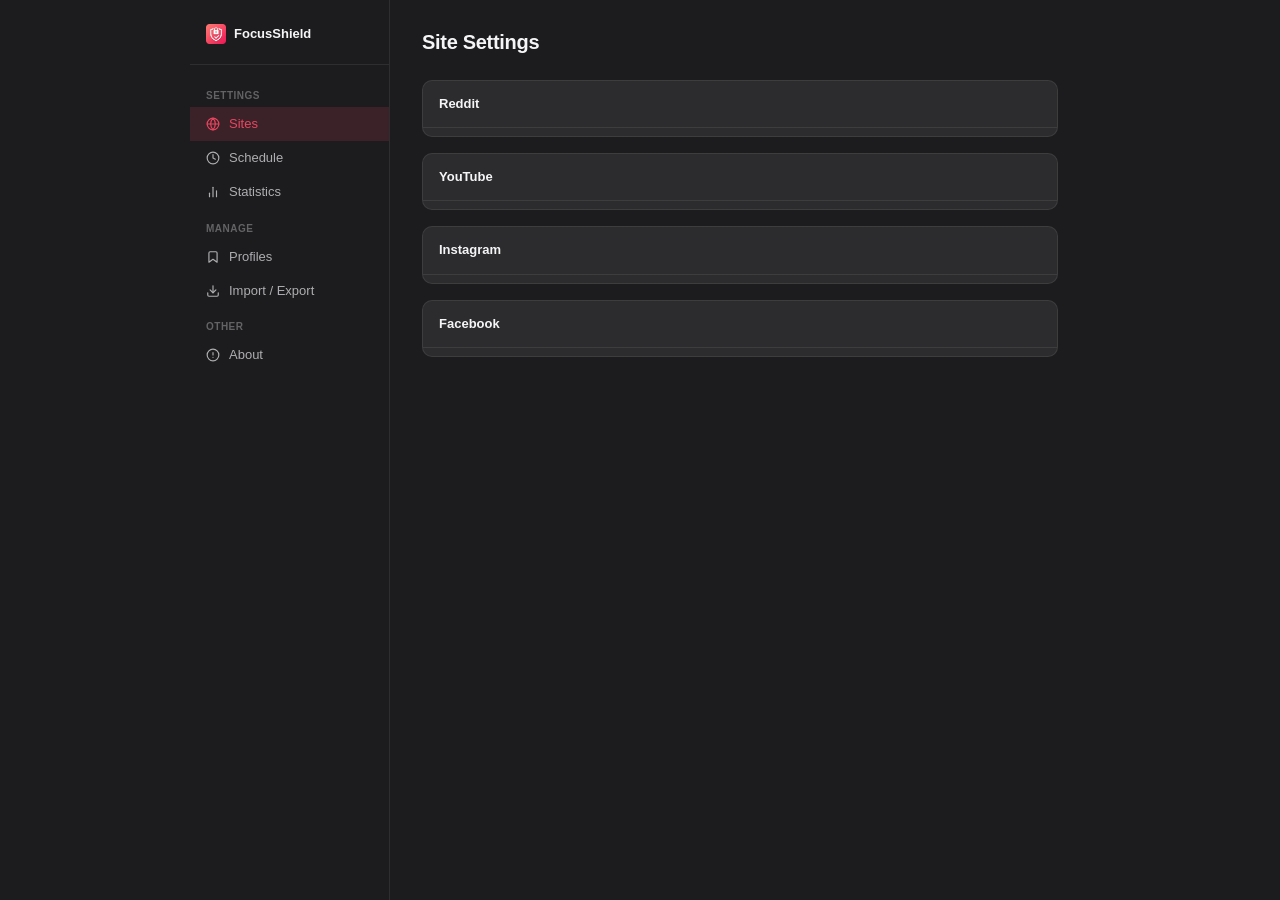
<file: options/options.html>
<!DOCTYPE html>
<html lang="en">
<head>
  <meta charset="UTF-8">
  <meta name="viewport" content="width=device-width, initial-scale=1.0">
  <title>FocusShield — Settings</title>
  <link rel="stylesheet" href="options.css">
</head>
<body>
  <div class="layout">

    <!-- Sidebar -->
    <nav class="sidebar">
      <div class="sidebar-logo">
        <img src="../icons/db_new_logo.png" alt="FocusShield" style="width:20px;height:20px;object-fit:contain;flex-shrink:0;">
        <h2>FocusShield</h2>
      </div>
      <div class="nav-section-label">Settings</div>
      <div class="nav-item active" data-tab="sites">
        <svg width="14" height="14" viewBox="0 0 24 24" fill="none" stroke="currentColor" stroke-width="2" stroke-linecap="round" stroke-linejoin="round"><circle cx="12" cy="12" r="10"/><line x1="2" y1="12" x2="22" y2="12"/><path d="M12 2a15.3 15.3 0 0 1 4 10 15.3 15.3 0 0 1-4 10 15.3 15.3 0 0 1-4-10 15.3 15.3 0 0 1 4-10z"/></svg>
        Sites
      </div>
      <div class="nav-item" data-tab="schedule">
        <svg width="14" height="14" viewBox="0 0 24 24" fill="none" stroke="currentColor" stroke-width="2" stroke-linecap="round" stroke-linejoin="round"><circle cx="12" cy="12" r="10"/><polyline points="12 6 12 12 16 14"/></svg>
        Schedule
      </div>
      <div class="nav-item" data-tab="stats">
        <svg width="14" height="14" viewBox="0 0 24 24" fill="none" stroke="currentColor" stroke-width="2" stroke-linecap="round" stroke-linejoin="round"><line x1="18" y1="20" x2="18" y2="10"/><line x1="12" y1="20" x2="12" y2="4"/><line x1="6" y1="20" x2="6" y2="14"/></svg>
        Statistics
      </div>
      <div class="nav-section-label">Manage</div>
      <div class="nav-item" data-tab="profiles">
        <svg width="14" height="14" viewBox="0 0 24 24" fill="none" stroke="currentColor" stroke-width="2" stroke-linecap="round" stroke-linejoin="round"><path d="M19 21l-7-5-7 5V5a2 2 0 0 1 2-2h10a2 2 0 0 1 2 2z"/></svg>
        Profiles
      </div>
      <div class="nav-item" data-tab="importexport">
        <svg width="14" height="14" viewBox="0 0 24 24" fill="none" stroke="currentColor" stroke-width="2" stroke-linecap="round" stroke-linejoin="round"><path d="M21 15v4a2 2 0 0 1-2 2H5a2 2 0 0 1-2-2v-4"/><polyline points="7 10 12 15 17 10"/><line x1="12" y1="15" x2="12" y2="3"/></svg>
        Import / Export
      </div>
      <div class="nav-section-label">Other</div>
      <div class="nav-item" data-tab="about">
        <svg width="14" height="14" viewBox="0 0 24 24" fill="none" stroke="currentColor" stroke-width="2" stroke-linecap="round" stroke-linejoin="round"><circle cx="12" cy="12" r="10"/><line x1="12" y1="8" x2="12" y2="12"/><line x1="12" y1="16" x2="12.01" y2="16"/></svg>
        About
      </div>
    </nav>

    <!-- Main -->
    <main class="main-content">

      <!-- Sites tab -->
      <div class="tab-panel active" id="tab-sites">
        <div class="page-title">Site Settings</div>

        <!-- Reddit -->
        <div class="card">
          <div class="card-header">
            <span class="card-title">Reddit</span>
          </div>
          <div class="card-body" id="toggles-reddit"></div>
        </div>

        <!-- YouTube -->
        <div class="card">
          <div class="card-header">
            <span class="card-title">YouTube</span>
          </div>
          <div class="card-body" id="toggles-youtube"></div>
        </div>

        <!-- Instagram -->
        <div class="card">
          <div class="card-header">
            <span class="card-title">Instagram</span>
          </div>
          <div class="card-body" id="toggles-instagram"></div>
        </div>

        <!-- Facebook -->
        <div class="card">
          <div class="card-header">
            <span class="card-title">Facebook</span>
          </div>
          <div class="card-body" id="toggles-facebook"></div>
        </div>
      </div>

      <!-- Schedule tab -->
      <div class="tab-panel" id="tab-schedule">
        <div class="page-title">Auto-Block Schedule</div>
        <div class="card">
          <div class="card-header">
            <span class="card-title">
              <svg width="14" height="14" viewBox="0 0 24 24" fill="none" stroke="currentColor" stroke-width="2" stroke-linecap="round" stroke-linejoin="round"><circle cx="12" cy="12" r="10"/><polyline points="12 6 12 12 16 14"/></svg>
              Schedule
            </span>
            <label class="toggle-switch">
              <input type="checkbox" id="schedule-enabled">
              <span class="toggle-slider"></span>
            </label>
          </div>
          <div id="schedule-config">
            <div class="days-row" id="schedule-days"></div>
            <div class="schedule-grid">
              <div class="form-group">
                <label>From</label>
                <input type="time" id="schedule-start" value="09:00">
              </div>
              <div class="form-group">
                <label>To</label>
                <input type="time" id="schedule-end" value="17:00">
              </div>
            </div>
            <div class="schedule-status" id="schedule-status"></div>
          </div>
        </div>
      </div>

      <!-- Statistics tab -->
      <div class="tab-panel" id="tab-stats">
        <div class="page-title">Usage Statistics</div>
        <div class="stats-grid">
          <div class="stat-card">
            <div class="stat-number" id="stat-total">—</div>
            <div class="stat-label">Elements Hidden (session)</div>
          </div>
          <div class="stat-card">
            <div class="stat-number" id="stat-alltime">—</div>
            <div class="stat-label">Elements Hidden (all time)</div>
          </div>
          <div class="stat-card">
            <div class="stat-number" id="stat-sites">—</div>
            <div class="stat-label">Sites Configured</div>
          </div>
        </div>
        <div class="card">
          <div class="card-header">
            <span class="card-title">
              <svg width="14" height="14" viewBox="0 0 24 24" fill="none" stroke="currentColor" stroke-width="2" stroke-linecap="round" stroke-linejoin="round"><line x1="18" y1="20" x2="18" y2="10"/><line x1="12" y1="20" x2="12" y2="4"/><line x1="6" y1="20" x2="6" y2="14"/></svg>
              Per-site counts (this session)
            </span>
          </div>
          <div class="card-body" id="stats-breakdown"></div>
        </div>
        <div class="card" style="margin-top:8px">
          <div class="card-header">
            <span class="card-title">
              <svg width="14" height="14" viewBox="0 0 24 24" fill="none" stroke="currentColor" stroke-width="2" stroke-linecap="round" stroke-linejoin="round"><rect x="2" y="3" width="20" height="14" rx="2"/><path d="M8 21h8M12 17v4"/></svg>
              Keyboard Shortcut
            </span>
          </div>
          <div class="card-body">
            <div class="toggle-row" style="cursor:default">
              <span class="toggle-label" style="color:var(--text-sec)">
                Toggle blocking: <kbd style="background:rgba(255,255,255,0.08);border:1px solid rgba(255,255,255,0.15);border-radius:4px;padding:2px 7px;font-family:ui-monospace,monospace;font-size:11px">Alt+Shift+D</kbd>
              </span>
              <a class="btn" href="chrome://extensions/shortcuts" target="_blank" style="text-decoration:none;font-size:11px;padding:5px 10px">Change</a>
            </div>
          </div>
        </div>
      </div>

      <!-- Profiles tab -->
      <div class="tab-panel" id="tab-profiles">
        <div class="page-title">Profiles</div>
        <div class="card">
          <div class="card-header">
            <span class="card-title">
              <svg width="14" height="14" viewBox="0 0 24 24" fill="none" stroke="currentColor" stroke-width="2" stroke-linecap="round" stroke-linejoin="round"><path d="M19 21l-7-5-7 5V5a2 2 0 0 1 2-2h10a2 2 0 0 1 2 2z"/></svg>
              Saved Profiles
            </span>
          </div>
          <div class="card-body" id="profiles-list"></div>
        </div>
        <div class="card">
          <div class="card-header">
            <span class="card-title">
              <svg width="14" height="14" viewBox="0 0 24 24" fill="none" stroke="currentColor" stroke-width="2" stroke-linecap="round" stroke-linejoin="round"><line x1="12" y1="5" x2="12" y2="19"/><line x1="5" y1="12" x2="19" y2="12"/></svg>
              Save Current Settings as Profile
            </span>
          </div>
          <div class="card-body">
            <div class="importexport-row">
              <input type="text" id="profile-name" placeholder="Profile name…"
                style="flex:1;background:var(--bg-hover);border:1px solid var(--border);border-radius:var(--radius-sm);color:var(--text-pri);font-size:13px;padding:7px 10px;outline:none;color-scheme:dark">
              <button class="btn btn-accent" id="btn-save-profile">Save</button>
            </div>
          </div>
        </div>
      </div>

      <!-- Import/Export tab -->
      <div class="tab-panel" id="tab-importexport">
        <div class="page-title">Import / Export</div>
        <div class="card">
          <div class="card-header">
            <span class="card-title">
              <svg width="14" height="14" viewBox="0 0 24 24" fill="none" stroke="currentColor" stroke-width="2" stroke-linecap="round" stroke-linejoin="round"><path d="M21 15v4a2 2 0 0 1-2 2H5a2 2 0 0 1-2-2v-4"/><polyline points="7 10 12 15 17 10"/><line x1="12" y1="15" x2="12" y2="3"/></svg>
              Backup &amp; Restore
            </span>
          </div>
          <div class="card-body">
            <div class="importexport-row">
              <button class="btn" id="btn-export">
                <svg width="13" height="13" viewBox="0 0 24 24" fill="none" stroke="currentColor" stroke-width="2" stroke-linecap="round" stroke-linejoin="round"><path d="M21 15v4a2 2 0 0 1-2 2H5a2 2 0 0 1-2-2v-4"/><polyline points="7 10 12 15 17 10"/><line x1="12" y1="15" x2="12" y2="3"/></svg>
                Export Settings
              </button>
              <button class="btn btn-accent" id="btn-import">
                <svg width="13" height="13" viewBox="0 0 24 24" fill="none" stroke="currentColor" stroke-width="2" stroke-linecap="round" stroke-linejoin="round"><path d="M21 15v4a2 2 0 0 1-2 2H5a2 2 0 0 1-2-2v-4"/><polyline points="17 8 12 3 7 8"/><line x1="12" y1="3" x2="12" y2="15"/></svg>
                Import Settings
              </button>
              <input type="file" id="import-file" accept=".json" style="display:none">
            </div>
            <div style="padding:0 16px 14px;color:var(--text-ter);font-size:12px;line-height:1.6">
              Export saves all your preferences, profiles, and schedule to a JSON file you can back up or share between devices.
            </div>
          </div>
        </div>
      </div>

      <!-- About tab -->
      <div class="tab-panel" id="tab-about">
        <div class="page-title">About</div>
        <div class="card">
          <div class="card-header">
            <span class="card-title">
              <svg width="14" height="14" viewBox="0 0 24 24" fill="none" stroke="currentColor" stroke-width="2" stroke-linecap="round" stroke-linejoin="round" style="color:#e94560"><path d="M12 22s8-4 8-10V5l-8-3-8 3v7c0 6 8 10 8 10z"/></svg>
              FocusShield <span class="version-badge" id="version-badge">v2.0</span>
            </span>
          </div>
          <div class="about-block">
            <p>Hide distracting UI elements on Reddit, YouTube, Instagram, and Facebook.</p>
            <p style="margin-top:10px">Supports per-section toggles, scheduled blocking, profiles, custom CSS selectors, and element picker.</p>
          </div>
        </div>
      </div>

    </main>
  </div>
  <script src="options.js"></script>
</body>
</html>
</file>
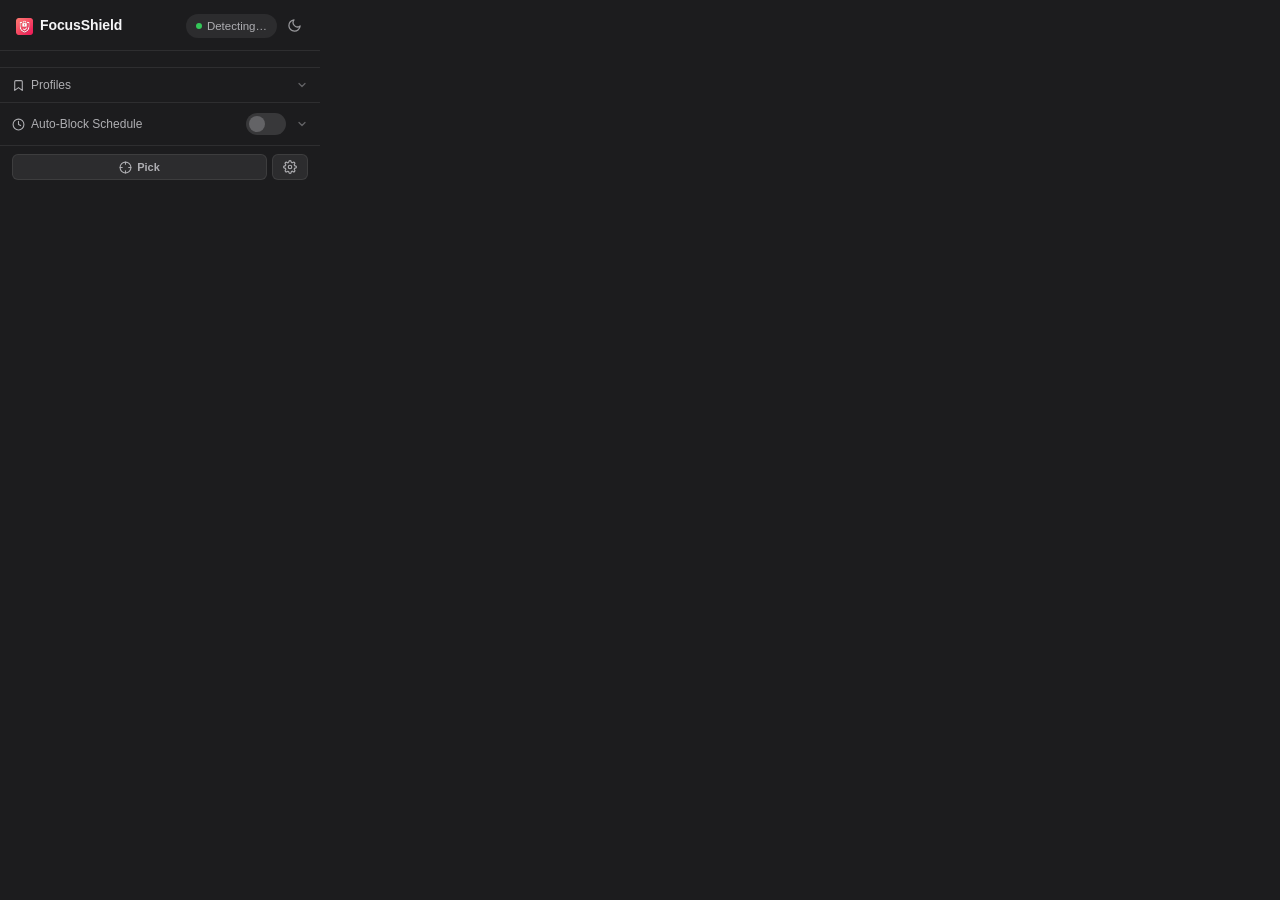
<file: popup/popup.html>
<!DOCTYPE html>
<html lang="en">
<head>
  <meta charset="UTF-8">
  <meta name="viewport" content="width=device-width, initial-scale=1.0">
  <title>FocusShield</title>
  <link rel="stylesheet" href="popup.css">
</head>
<body>
  <div class="popup-container">

    <!-- Header -->
    <div class="popup-header">
      <div class="header-title">
        <span class="header-icon">
          <img src="../icons/db_new_logo.png" alt="" width="17" height="17" style="object-fit:contain;display:block;">
        </span>
        <h1>FocusShield</h1>
      </div>
      <div class="header-right">
        <div class="site-badge" id="site-badge">
          <span class="site-dot"></span>
          <span id="site-name">Detecting…</span>
          <label class="master-switch" id="master-toggle-wrap" title="Toggle all blocking for this site" style="display:none">
            <input type="checkbox" id="master-enabled" checked>
            <span class="toggle-slider"></span>
          </label>
        </div>
        <button class="theme-btn" id="btn-theme" title="Toggle light/dark theme">
          <!-- updated by JS; default = moon (dark mode) -->
          <svg width="15" height="15" viewBox="0 0 24 24" fill="none" stroke="currentColor" stroke-width="2" stroke-linecap="round" stroke-linejoin="round"><path d="M21 12.79A9 9 0 1 1 11.21 3 7 7 0 0 0 21 12.79z"/></svg>
        </button>
      </div>
    </div>

    <!-- Section toggles -->
    <div class="toggles-container" id="toggles-container"></div>

    <!-- Unsupported site -->
    <div class="unsupported-message" id="unsupported-message" style="display:none">
      <span class="unsupported-icon">
        <svg width="28" height="28" viewBox="0 0 24 24" fill="none" stroke="currentColor" stroke-width="1.5" stroke-linecap="round" stroke-linejoin="round" opacity="0.4"><circle cx="12" cy="12" r="10"/><line x1="4.93" y1="4.93" x2="19.07" y2="19.07"/></svg>
      </span>
      <p>This site isn't supported yet.</p>
      <span class="unsupported-hint">Reddit · YouTube · Instagram · Facebook</span>
    </div>

    <!-- Advanced (per-site) -->
    <div class="accordion-section" id="acc-advanced" data-acc-key="acc-advanced" style="display:none">
      <button class="accordion-header" aria-expanded="false" aria-controls="acc-advanced-body">
        <span class="accordion-label">
          <span class="accordion-icon">
            <svg width="13" height="13" viewBox="0 0 24 24" fill="none" stroke="currentColor" stroke-width="2" stroke-linecap="round" stroke-linejoin="round"><circle cx="12" cy="12" r="3"/><path d="M19.4 15a1.65 1.65 0 0 0 .33 1.82l.06.06a2 2 0 0 1-2.83 2.83l-.06-.06a1.65 1.65 0 0 0-1.82-.33 1.65 1.65 0 0 0-1 1.51V21a2 2 0 0 1-4 0v-.09A1.65 1.65 0 0 0 9 19.4a1.65 1.65 0 0 0-1.82.33l-.06.06a2 2 0 0 1-2.83-2.83l.06-.06A1.65 1.65 0 0 0 4.68 15a1.65 1.65 0 0 0-1.51-1H3a2 2 0 0 1 0-4h.09A1.65 1.65 0 0 0 4.6 9a1.65 1.65 0 0 0-.33-1.82l-.06-.06a2 2 0 0 1 2.83-2.83l.06.06A1.65 1.65 0 0 0 9 4.68a1.65 1.65 0 0 0 1-1.51V3a2 2 0 0 1 4 0v.09a1.65 1.65 0 0 0 1 1.51 1.65 1.65 0 0 0 1.82-.33l.06-.06a2 2 0 0 1 2.83 2.83l-.06.06A1.65 1.65 0 0 0 19.4 9a1.65 1.65 0 0 0 1.51 1H21a2 2 0 0 1 0 4h-.09a1.65 1.65 0 0 0-1.51 1z"/></svg>
          </span>
          <span>Advanced</span>
        </span>
        <span class="accordion-chevron" aria-hidden="true">
          <svg width="12" height="12" viewBox="0 0 24 24" fill="none" stroke="currentColor" stroke-width="2.5" stroke-linecap="round" stroke-linejoin="round"><polyline points="6 9 12 15 18 9"/></svg>
        </span>
      </button>
      <div class="accordion-body" id="acc-advanced-body" hidden>
        <div class="advanced-field">
          <label>Custom selectors to hide (one per line)</label>
          <textarea id="custom-selectors" rows="3" placeholder=".ad-banner&#10;#promoted-section"></textarea>
        </div>
        <div class="advanced-field">
          <label>Only block on URLs containing (empty = everywhere)</label>
          <textarea id="url-patterns" rows="2" placeholder="/feed&#10;/home"></textarea>
        </div>
      </div>
    </div>

    <!-- Profiles -->
    <div class="accordion-section" id="acc-profiles" data-acc-key="acc-profiles">
      <button class="accordion-header" aria-expanded="false" aria-controls="acc-profiles-body">
        <span class="accordion-label">
          <span class="accordion-icon">
            <svg width="13" height="13" viewBox="0 0 24 24" fill="none" stroke="currentColor" stroke-width="2" stroke-linecap="round" stroke-linejoin="round"><path d="M19 21l-7-5-7 5V5a2 2 0 0 1 2-2h10a2 2 0 0 1 2 2z"/></svg>
          </span>
          <span>Profiles</span>
        </span>
        <span class="accordion-chevron" aria-hidden="true">
          <svg width="12" height="12" viewBox="0 0 24 24" fill="none" stroke="currentColor" stroke-width="2.5" stroke-linecap="round" stroke-linejoin="round"><polyline points="6 9 12 15 18 9"/></svg>
        </span>
      </button>
      <div class="accordion-body" id="acc-profiles-body" hidden>
        <div class="profiles-load-row">
          <select id="profiles-select"><option value="">— no saved profiles —</option></select>
          <button class="btn-icon" id="btn-profile-load" title="Load">
            <svg width="11" height="11" viewBox="0 0 24 24" fill="currentColor" stroke="none"><polygon points="5 3 19 12 5 21 5 3"/></svg>
          </button>
          <button class="btn-icon btn-icon-danger" id="btn-profile-delete" title="Delete">
            <svg width="11" height="11" viewBox="0 0 24 24" fill="none" stroke="currentColor" stroke-width="2.5" stroke-linecap="round"><line x1="18" y1="6" x2="6" y2="18"/><line x1="6" y1="6" x2="18" y2="18"/></svg>
          </button>
        </div>
        <div class="profiles-save-row">
          <input type="text" id="profile-name-input" placeholder="New profile name…" maxlength="40">
          <button class="btn-icon btn-icon-accent" id="btn-profile-save">Save</button>
        </div>
      </div>
    </div>

    <!-- Schedule -->
    <div class="accordion-section" id="acc-schedule" data-acc-key="acc-schedule">
      <button class="accordion-header" aria-expanded="false" aria-controls="acc-schedule-body">
        <span class="accordion-label">
          <span class="accordion-icon">
            <svg width="13" height="13" viewBox="0 0 24 24" fill="none" stroke="currentColor" stroke-width="2" stroke-linecap="round" stroke-linejoin="round"><circle cx="12" cy="12" r="10"/><polyline points="12 6 12 12 16 14"/></svg>
          </span>
          <span>Auto-Block Schedule</span>
        </span>
        <span class="accordion-extras">
          <label class="toggle-switch" title="Enable schedule">
            <input type="checkbox" id="schedule-enabled">
            <span class="toggle-slider"></span>
          </label>
        </span>
        <span class="accordion-chevron" aria-hidden="true">
          <svg width="12" height="12" viewBox="0 0 24 24" fill="none" stroke="currentColor" stroke-width="2.5" stroke-linecap="round" stroke-linejoin="round"><polyline points="6 9 12 15 18 9"/></svg>
        </span>
      </button>
      <div class="accordion-body" id="acc-schedule-body" hidden>
        <div class="schedule-config" id="schedule-config">
          <div class="schedule-days" id="schedule-days"></div>
          <div class="schedule-times">
            <div class="time-group">
              <span>From</span>
              <input type="time" id="schedule-start" value="09:00">
            </div>
            <div class="time-group">
              <span>To</span>
              <input type="time" id="schedule-end" value="17:00">
            </div>
          </div>
          <div class="schedule-status" id="schedule-status"></div>
        </div>
      </div>
    </div>


    <!-- Bottom toolbar -->
    <div class="bottom-toolbar">
      <button class="toolbar-btn" id="btn-picker" title="Element picker — click any element to hide it">
        <svg width="13" height="13" viewBox="0 0 24 24" fill="none" stroke="currentColor" stroke-width="2" stroke-linecap="round" stroke-linejoin="round"><circle cx="12" cy="12" r="10"/><line x1="22" y1="12" x2="18" y2="12"/><line x1="6" y1="12" x2="2" y2="12"/><line x1="12" y1="6" x2="12" y2="2"/><line x1="12" y1="22" x2="12" y2="18"/></svg>
        Pick
      </button>
      <button class="toolbar-btn toolbar-btn--icon" id="btn-options" title="Open full settings">
        <svg width="14" height="14" viewBox="0 0 24 24" fill="none" stroke="currentColor" stroke-width="2" stroke-linecap="round" stroke-linejoin="round"><circle cx="12" cy="12" r="3"/><path d="M19.4 15a1.65 1.65 0 0 0 .33 1.82l.06.06a2 2 0 0 1-2.83 2.83l-.06-.06a1.65 1.65 0 0 0-1.82-.33 1.65 1.65 0 0 0-1 1.51V21a2 2 0 0 1-4 0v-.09A1.65 1.65 0 0 0 9 19.4a1.65 1.65 0 0 0-1.82.33l-.06.06a2 2 0 0 1-2.83-2.83l.06-.06A1.65 1.65 0 0 0 4.68 15a1.65 1.65 0 0 0-1.51-1H3a2 2 0 0 1 0-4h.09A1.65 1.65 0 0 0 4.6 9a1.65 1.65 0 0 0-.33-1.82l-.06-.06a2 2 0 0 1 2.83-2.83l.06.06A1.65 1.65 0 0 0 9 4.68a1.65 1.65 0 0 0 1-1.51V3a2 2 0 0 1 4 0v.09a1.65 1.65 0 0 0 1 1.51 1.65 1.65 0 0 0 1.82-.33l.06-.06a2 2 0 0 1 2.83 2.83l-.06.06A1.65 1.65 0 0 0 19.4 9a1.65 1.65 0 0 0 1.51 1H21a2 2 0 0 1 0 4h-.09a1.65 1.65 0 0 0-1.51 1z"/></svg>
      </button>
    </div>

  </div>
  <script src="popup.js"></script>
</body>
</html>
</file>
<file: docs/style.css>
:root {
    --bg:             #08060a;
    --text:           #f0eef4;
    --text-sec:       #9090a8;
    --accent:         #e94560;
    --accent-2:       #c2304a;
    --accent-dim:     rgba(233, 69, 96, 0.12);
    --accent-border:  rgba(233, 69, 96, 0.24);
    --card-bg:        rgba(255, 255, 255, 0.03);
    --card-border:    rgba(255, 255, 255, 0.07);
    --glass:          rgba(8, 6, 10, 0.80);
}

* { margin: 0; padding: 0; box-sizing: border-box; font-family: 'Inter', sans-serif; }

html { scroll-behavior: smooth; }

body {
    background: var(--bg);
    color: var(--text);
    line-height: 1.6;
    overflow-x: hidden;
}

/* ── Star canvas ───────────────────────────────────── */
#stars {
    position: fixed;
    inset: 0;
    z-index: 0;
    pointer-events: none;
}

nav, header, section, footer { position: relative; z-index: 1; }

.container {
    max-width: 1140px;
    margin: 0 auto;
    padding: 0 2rem;
}

/* ── Nebula orbs (decorative background glow) ──────── */
body::before,
body::after {
    content: '';
    position: fixed;
    border-radius: 50%;
    filter: blur(120px);
    pointer-events: none;
    z-index: 0;
}

body::before {
    width: 700px;
    height: 700px;
    top: -200px;
    left: -200px;
    background: radial-gradient(circle, rgba(233, 69, 96, 0.14) 0%, transparent 70%);
}

body::after {
    width: 600px;
    height: 600px;
    bottom: 10%;
    right: -150px;
    background: radial-gradient(circle, rgba(233, 69, 96, 0.1) 0%, transparent 70%);
}

/* ── Navigation ────────────────────────────────────── */
nav {
    position: fixed;
    top: 0;
    width: 100%;
    padding: 1rem 0;
    background: var(--glass);
    backdrop-filter: blur(24px);
    -webkit-backdrop-filter: blur(24px);
    z-index: 1000;
    border-bottom: 1px solid var(--card-border);
}

.nav-content {
    display: flex;
    justify-content: space-between;
    align-items: center;
}

.logo {
    font-family: 'Outfit', sans-serif;
    font-size: 1.35rem;
    font-weight: 800;
    color: #fff;
    letter-spacing: -0.03em;
    display: flex;
    align-items: center;
    gap: 8px;
}

.logo-img {
    height: 28px;
    width: 28px;
    object-fit: contain;
    flex-shrink: 0;
}

.logo span {
    background: linear-gradient(110deg, var(--accent), #f4a0ae);
    -webkit-background-clip: text;
    -webkit-text-fill-color: transparent;
    background-clip: text;
}

.nav-links a {
    color: var(--text-sec);
    text-decoration: none;
    margin-left: 2rem;
    font-size: 0.88rem;
    font-weight: 500;
    transition: color 0.2s;
}

.nav-links a:hover { color: #fff; }
.nav-links .btn-primary { color: #fff !important; -webkit-text-fill-color: #fff; }

/* ── Hamburger ─────────────────────────────────────── */
.nav-hamburger {
    display: none;
    flex-direction: column;
    justify-content: center;
    align-items: center;
    gap: 5px;
    width: 36px;
    height: 36px;
    background: none;
    border: none;
    cursor: pointer;
    padding: 4px;
    flex-shrink: 0;
}

.nav-hamburger span {
    display: block;
    width: 22px;
    height: 2px;
    background: var(--text-sec);
    border-radius: 2px;
    transition: transform 0.25s ease, opacity 0.25s ease, background 0.2s;
}

.nav-hamburger:hover span { background: #fff; }

.nav-hamburger.open span:nth-child(1) { transform: translateY(7px) rotate(45deg); }
.nav-hamburger.open span:nth-child(2) { opacity: 0; }
.nav-hamburger.open span:nth-child(3) { transform: translateY(-7px) rotate(-45deg); }

/* ── Buttons ───────────────────────────────────────── */
.btn-primary {
    position: relative;
    background: linear-gradient(135deg, var(--accent-2) 0%, var(--accent) 100%);
    color: #fff;
    padding: 0.75rem 1.5rem;
    border-radius: 10px;
    text-decoration: none;
    font-weight: 600;
    font-size: 0.9rem;
    display: inline-block;
    transition: transform 0.25s, box-shadow 0.25s;
    box-shadow: 0 0 24px rgba(233, 69, 96, 0.35), inset 0 1px 0 rgba(255,255,255,0.15);
}

.btn-primary::after {
    content: '';
    position: absolute;
    inset: -1px;
    border-radius: 11px;
    background: linear-gradient(135deg, rgba(255,255,255,0.12), transparent 60%);
    pointer-events: none;
}

.btn-primary:hover {
    transform: translateY(-2px);
    box-shadow: 0 6px 40px rgba(233, 69, 96, 0.55), inset 0 1px 0 rgba(255,255,255,0.15);
}

.btn-primary.lg { padding: 1rem 2.2rem; font-size: 1rem; border-radius: 12px; }

.btn-secondary {
    background: rgba(255,255,255,0.04);
    color: var(--text-sec);
    border: 1px solid var(--card-border);
    padding: 0.75rem 1.5rem;
    border-radius: 10px;
    text-decoration: none;
    font-weight: 600;
    font-size: 0.9rem;
    display: inline-block;
    transition: color 0.2s, border-color 0.2s, background 0.2s;
    backdrop-filter: blur(8px);
}

.btn-secondary:hover {
    color: #fff;
    border-color: var(--accent-border);
    background: var(--accent-dim);
}

.btn-secondary.lg { padding: 1rem 2.2rem; font-size: 1rem; border-radius: 12px; }

/* ── Hero ──────────────────────────────────────────── */
.hero {
    position: relative;
    min-height: 100vh;
    display: flex;
    flex-direction: column;
    align-items: center;
    justify-content: center;
    padding: 8rem 0 6rem;
    overflow: hidden;
    text-align: center;
}

/* Aurora — large radial glow behind text */
.hero-aurora {
    position: absolute;
    top: 50%;
    left: 50%;
    transform: translate(-50%, -52%);
    width: 900px;
    height: 600px;
    background: radial-gradient(ellipse at center,
        rgba(233, 69, 96, 0.18) 0%,
        rgba(233, 69, 96, 0.08) 40%,
        transparent 70%);
    filter: blur(60px);
    pointer-events: none;
    animation: aurora-breathe 8s ease-in-out infinite;
}

@keyframes aurora-breathe {
    0%, 100% { transform: translate(-50%, -52%) scale(1);   opacity: 1; }
    50%       { transform: translate(-50%, -55%) scale(1.06); opacity: 0.75; }
}

.hero-inner {
    position: relative;
    z-index: 1;
    display: flex;
    flex-direction: column;
    align-items: center;
    max-width: 740px;
    margin: 0 auto;
}

.hero-badge {
    display: inline-flex;
    align-items: center;
    gap: 7px;
    background: var(--accent-dim);
    border: 1px solid var(--accent-border);
    border-radius: 999px;
    padding: 5px 16px;
    font-size: 0.72rem;
    font-weight: 600;
    color: var(--accent);
    letter-spacing: 0.06em;
    text-transform: uppercase;
    margin-bottom: 2rem;
}

.badge-dot {
    width: 6px;
    height: 6px;
    border-radius: 50%;
    background: var(--accent);
    box-shadow: 0 0 6px var(--accent);
    animation: pulse-dot 2.5s ease-in-out infinite;
}

@keyframes pulse-dot {
    0%, 100% { opacity: 1; box-shadow: 0 0 6px var(--accent); }
    50%       { opacity: 0.35; box-shadow: 0 0 2px var(--accent); }
}

.hero-inner h1 {
    font-family: 'Outfit', sans-serif;
    font-size: 5.2rem;
    line-height: 1.04;
    font-weight: 800;
    letter-spacing: -0.04em;
    margin-bottom: 1.5rem;
    color: #fff;
}

.gradient-text {
    background: linear-gradient(110deg, #f4a0ae 0%, var(--accent) 45%, var(--accent-2) 100%);
    -webkit-background-clip: text;
    -webkit-text-fill-color: transparent;
    background-clip: text;
}

.hero-inner p {
    color: var(--text-sec);
    font-size: 1.1rem;
    margin-bottom: 2.75rem;
    max-width: 520px;
    line-height: 1.8;
}

.hero-btns {
    display: flex;
    gap: 1rem;
    flex-wrap: wrap;
    justify-content: center;
    margin-bottom: 2.5rem;
}

.hero-sites {
    display: flex;
    align-items: center;
    gap: 10px;
    font-size: 0.78rem;
    color: var(--text-sec);
}

.site-pills { display: flex; gap: 5px; flex-wrap: wrap; justify-content: center; }

.pill {
    background: rgba(255, 255, 255, 0.04);
    border: 1px solid var(--card-border);
    border-radius: 999px;
    padding: 3px 11px;
    font-size: 0.73rem;
    color: var(--text-sec);
    transition: border-color 0.2s, color 0.2s;
}

.pill:hover { border-color: var(--accent-border); color: var(--accent); }

/* Scroll hint at the bottom */
.scroll-hint {
    position: absolute;
    bottom: 2rem;
    left: 50%;
    transform: translateX(-50%);
    color: var(--text-sec);
    opacity: 0.35;
    animation: scroll-bounce 2.4s ease-in-out infinite;
}

@keyframes scroll-bounce {
    0%, 100% { transform: translateX(-50%) translateY(0); opacity: 0.35; }
    50%       { transform: translateX(-50%) translateY(6px); opacity: 0.6; }
}

/* ── Scroll-driven fade/parallax elements ──────────── */
[data-scroll] {
    opacity: 0;
    transform: translateY(28px);
    transition: opacity 0.7s ease, transform 0.7s ease;
}

[data-scroll].in-view {
    opacity: 1;
    transform: translateY(0);
}

/* ── Section headers ───────────────────────────────── */
.section-title {
    text-align: center;
    margin-bottom: 4rem;
}

.section-eyebrow {
    display: inline-block;
    font-size: 0.72rem;
    font-weight: 700;
    letter-spacing: 0.14em;
    text-transform: uppercase;
    color: var(--accent);
    margin-bottom: 1rem;
    opacity: 0.85;
}

.section-title h2 {
    font-family: 'Outfit', sans-serif;
    font-size: 2.8rem;
    font-weight: 800;
    letter-spacing: -0.025em;
    margin-bottom: 0.75rem;
    line-height: 1.12;
    color: #fff;
}

.section-title h2 span {
    background: linear-gradient(110deg, var(--accent), #f4a0ae);
    -webkit-background-clip: text;
    -webkit-text-fill-color: transparent;
    background-clip: text;
}

.section-title p { color: var(--text-sec); font-size: 1rem; }

/* Divider line below section title */
.section-title::after {
    content: '';
    display: block;
    width: 48px;
    height: 2px;
    background: linear-gradient(90deg, var(--accent-2), var(--accent));
    border-radius: 2px;
    margin: 1.5rem auto 0;
    opacity: 0.6;
}

/* ── Features ──────────────────────────────────────── */
.features { padding: 8rem 0; }

.features-grid {
    display: grid;
    grid-template-columns: repeat(3, 1fr);
    gap: 1.25rem;
}

.feature-card {
    position: relative;
    background: var(--card-bg);
    border: 1px solid var(--card-border);
    padding: 2rem;
    border-radius: 20px;
    overflow: hidden;
    transition: transform 0.35s, border-color 0.35s, box-shadow 0.35s;
}

/* Top-left corner shimmer */
.feature-card::before {
    content: '';
    position: absolute;
    top: 0;
    left: 0;
    width: 120px;
    height: 120px;
    background: radial-gradient(circle at top left, rgba(233,69,96,0.1), transparent 70%);
    pointer-events: none;
}

.feature-card:hover {
    transform: translateY(-6px);
    border-color: var(--accent-border);
    box-shadow: 0 16px 48px rgba(233, 69, 96, 0.15), 0 0 0 1px var(--accent-border);
}

.feature-icon {
    width: 48px;
    height: 48px;
    border-radius: 13px;
    background: var(--accent-dim);
    border: 1px solid var(--accent-border);
    display: flex;
    align-items: center;
    justify-content: center;
    color: var(--accent);
    margin-bottom: 1.25rem;
    box-shadow: 0 0 16px rgba(233, 69, 96, 0.15);
}

.feature-card h3 {
    font-size: 1rem;
    font-weight: 600;
    margin-bottom: 0.55rem;
    color: #fff;
}

.feature-card p {
    color: var(--text-sec);
    font-size: 0.875rem;
    line-height: 1.72;
}

.feature-card kbd {
    display: inline-block;
    background: rgba(255,255,255,0.07);
    border: 1px solid rgba(255,255,255,0.13);
    border-radius: 4px;
    padding: 1px 6px;
    font-family: ui-monospace, monospace;
    font-size: 0.78em;
    color: var(--text);
}

/* ── Preview section ───────────────────────────────── */
.preview {
    padding: 8rem 0;
    position: relative;
}

/* Central nebula glow behind preview */
.preview::before {
    content: '';
    position: absolute;
    top: 50%;
    left: 50%;
    transform: translate(-50%, -50%);
    width: 800px;
    height: 400px;
    background: radial-gradient(ellipse, rgba(233, 69, 96, 0.08) 0%, transparent 70%);
    filter: blur(40px);
    pointer-events: none;
    z-index: 0;
}

.preview-grid {
    position: relative;
    z-index: 1;
    display: grid;
    grid-template-columns: repeat(3, 1fr);
    gap: 1rem;
    max-width: 920px;
    margin: 0 auto;
}

.preview-feature {
    display: flex;
    gap: 13px;
    align-items: flex-start;
    background: var(--card-bg);
    border: 1px solid var(--card-border);
    border-radius: 16px;
    padding: 1.2rem;
    transition: border-color 0.3s, transform 0.3s, box-shadow 0.3s;
    backdrop-filter: blur(6px);
}

.preview-feature:hover {
    border-color: var(--accent-border);
    transform: translateY(-3px);
    box-shadow: 0 8px 28px rgba(233, 69, 96, 0.1);
}

.preview-icon {
    width: 34px;
    height: 34px;
    border-radius: 9px;
    background: var(--accent-dim);
    border: 1px solid var(--accent-border);
    display: flex;
    align-items: center;
    justify-content: center;
    color: var(--accent);
    flex-shrink: 0;
}

.preview-feature h4 {
    font-size: 0.85rem;
    font-weight: 600;
    color: #fff;
    margin-bottom: 3px;
}

.preview-feature p {
    font-size: 0.8rem;
    color: var(--text-sec);
    line-height: 1.55;
}

/* ── How it Works ──────────────────────────────────── */
.how-it-works {
    padding: 8rem 0;
    position: relative;
}

/* Horizontal glow strip */
.how-it-works::before {
    content: '';
    position: absolute;
    top: 0;
    left: 0;
    right: 0;
    height: 1px;
    background: linear-gradient(90deg, transparent, var(--accent-border), transparent);
}

.steps {
    display: flex;
    align-items: flex-start;
    margin-bottom: 5rem;
}

.step { flex: 1; text-align: center; }

.step-number {
    font-family: 'Outfit', sans-serif;
    font-size: 0.68rem;
    font-weight: 700;
    letter-spacing: 0.18em;
    text-transform: uppercase;
    color: var(--accent);
    opacity: 0.55;
    margin-bottom: 0.9rem;
}

.step-content {
    position: relative;
    background: var(--card-bg);
    border: 1px solid var(--card-border);
    border-radius: 20px;
    padding: 2rem 1.5rem;
    height: 100%;
    overflow: hidden;
    transition: border-color 0.3s, transform 0.3s, box-shadow 0.3s;
    backdrop-filter: blur(8px);
}

.step-content::after {
    content: '';
    position: absolute;
    inset: 0;
    background: linear-gradient(135deg, rgba(233,69,96,0.05) 0%, transparent 50%);
    pointer-events: none;
}

.step-content:hover {
    border-color: var(--accent-border);
    transform: translateY(-5px);
    box-shadow: 0 12px 40px rgba(233, 69, 96, 0.12);
}

.step-icon {
    display: flex;
    align-items: center;
    justify-content: center;
    width: 54px;
    height: 54px;
    border-radius: 16px;
    background: var(--accent-dim);
    border: 1px solid var(--accent-border);
    color: var(--accent);
    margin: 0 auto 1.25rem;
    box-shadow: 0 0 20px rgba(233, 69, 96, 0.15);
}

.step-content h3 {
    font-size: 0.975rem;
    font-weight: 600;
    margin-bottom: 0.55rem;
    color: #fff;
}

.step-content p {
    color: var(--text-sec);
    font-size: 0.85rem;
    line-height: 1.72;
}

.step-connector {
    flex: 0 0 2.5rem;
    margin-top: 3.5rem;
    height: 1px;
    background: linear-gradient(90deg, rgba(233,69,96,0.35), rgba(233,69,96,0.15));
    align-self: flex-start;
    position: relative;
}

.step-connector::after {
    content: '';
    position: absolute;
    right: -4px;
    top: -4px;
    width: 8px;
    height: 8px;
    border-radius: 50%;
    background: var(--accent);
    opacity: 0.45;
    box-shadow: 0 0 6px var(--accent);
}

/* Platform cards */
.hiw-platforms {
    display: grid;
    grid-template-columns: repeat(4, 1fr);
    gap: 1.25rem;
}

.platform-card {
    position: relative;
    background: var(--card-bg);
    border: 1px solid var(--card-border);
    border-radius: 20px;
    padding: 1.75rem;
    overflow: hidden;
    transition: border-color 0.3s, transform 0.3s, box-shadow 0.3s;
    backdrop-filter: blur(8px);
}

.platform-card::before {
    content: '';
    position: absolute;
    top: -40px;
    right: -40px;
    width: 100px;
    height: 100px;
    border-radius: 50%;
    background: radial-gradient(circle, rgba(233,69,96,0.08), transparent 70%);
    pointer-events: none;
}

.platform-card:hover {
    border-color: var(--accent-border);
    transform: translateY(-5px);
    box-shadow: 0 12px 36px rgba(233, 69, 96, 0.12);
}

.platform-header { margin-bottom: 1.25rem; }

.platform-badge {
    display: inline-block;
    padding: 0.28rem 0.85rem;
    border-radius: 999px;
    font-size: 0.72rem;
    font-weight: 700;
    letter-spacing: 0.07em;
    text-transform: uppercase;
}

.platform-badge.youtube  { background: rgba(255,0,0,0.1);      color: #ff6060; border: 1px solid rgba(255,0,0,0.16); }
.platform-badge.reddit   { background: rgba(255,86,0,0.1);     color: #ff8c5a; border: 1px solid rgba(255,86,0,0.16); }
.platform-badge.instagram{ background: rgba(225,48,108,0.1);   color: #e1607e; border: 1px solid rgba(225,48,108,0.16); }
.platform-badge.facebook { background: rgba(24,119,242,0.1);   color: #5b9bf8; border: 1px solid rgba(24,119,242,0.16); }

.toggle-list {
    list-style: none;
    padding: 0;
    display: flex;
    flex-direction: column;
    gap: 0.6rem;
}

.toggle-list li {
    display: flex;
    align-items: center;
    gap: 0.7rem;
    color: var(--text-sec);
    font-size: 0.85rem;
}

.toggle-dot {
    width: 6px;
    height: 6px;
    border-radius: 50%;
    background: var(--accent);
    flex-shrink: 0;
    opacity: 0.55;
    box-shadow: 0 0 4px var(--accent);
}

/* ── Footer ────────────────────────────────────────── */
footer {
    padding: 3.5rem 0;
    border-top: 1px solid var(--card-border);
    margin-top: 4rem;
    position: relative;
}

footer::before {
    content: '';
    position: absolute;
    top: 0;
    left: 50%;
    transform: translateX(-50%);
    width: 300px;
    height: 1px;
    background: linear-gradient(90deg, transparent, var(--accent-border), transparent);
}

.footer-content {
    display: flex;
    justify-content: space-between;
    align-items: center;
    gap: 1rem;
    flex-wrap: wrap;
}

.footer-content p { color: var(--text-sec); font-size: 0.85rem; }

.social-links a {
    color: var(--text-sec);
    text-decoration: none;
    margin-left: 2rem;
    font-size: 0.85rem;
    transition: color 0.2s;
}

.social-links a:hover { color: var(--accent); }

/* ── Scroll-in animation base ──────────────────────── */
.feature-card,
.step-content,
.platform-card,
.preview-feature {
    opacity: 0;
    transform: translateY(24px);
    transition: opacity 0.65s ease-out, transform 0.65s ease-out,
                border-color 0.35s, box-shadow 0.35s;
}

/* ── Mobile ────────────────────────────────────────── */
@media (max-width: 1024px) {
    .features-grid  { grid-template-columns: repeat(2, 1fr); }
    .preview-grid   { grid-template-columns: repeat(2, 1fr); }
    .hiw-platforms  { grid-template-columns: repeat(2, 1fr); }
}

@media (max-width: 768px) {
    .hero-content   { grid-template-columns: 1fr; text-align: center; }
    .hero-text h1   { font-size: 3rem; }
    .hero-text p    { margin: 0 auto 2.5rem; }
    .hero-btns      { justify-content: center; }
    .hero-sites     { justify-content: center; }
    .features-grid  { grid-template-columns: 1fr; }
    .preview-grid   { grid-template-columns: 1fr; }
    .hiw-platforms  { grid-template-columns: 1fr; }
    .steps          { flex-direction: column; gap: 1.5rem; }
    .step-connector { display: none; }
    .footer-content { flex-direction: column; text-align: center; gap: 1rem; }
    .social-links a { margin-left: 1rem; }
    .section-title h2 { font-size: 2rem; }

    /* Mobile nav */
    .nav-hamburger { display: flex; }

    .nav-links {
        display: none;
        position: absolute;
        top: 100%;
        left: 0;
        right: 0;
        flex-direction: column;
        align-items: stretch;
        background: rgba(8, 6, 10, 0.97);
        backdrop-filter: blur(24px);
        -webkit-backdrop-filter: blur(24px);
        border-bottom: 1px solid var(--card-border);
        padding: 12px 0 16px;
    }

    .nav-links.open { display: flex; }

    .nav-links a {
        margin-left: 0;
        padding: 11px 24px;
        font-size: 0.95rem;
        border-radius: 0;
    }

    .nav-links .btn-primary {
        margin: 8px 16px 0;
        text-align: center;
        border-radius: 10px;
    }
}
</file>
<file: options/options.css>
/* ===========================
   Distraction Blocker — Options Page
   =========================== */

:root {
  --bg:         #1c1c1e;
  --bg-surface: #2c2c2e;
  --bg-hover:   #38383a;
  --border:     rgba(255,255,255,0.08);
  --accent:     #e94560;
  --accent-dim: rgba(233,69,96,0.15);
  --green:      #34c759;
  --text-pri:   #f5f5f7;
  --text-sec:   #aeaeb2;
  --text-ter:   #636366;
  --radius:     10px;
  --radius-sm:  6px;
  --sidebar-w:  200px;
}

* { margin: 0; padding: 0; box-sizing: border-box; }

body {
  font-family: -apple-system, BlinkMacSystemFont, 'Segoe UI', sans-serif;
  background: var(--bg);
  color: var(--text-pri);
  font-size: 13px;
  line-height: 1.4;
  -webkit-font-smoothing: antialiased;
  min-height: 100vh;
}

/* ── Layout ────────────────────────────────────── */
.layout {
  display: flex;
  min-height: 100vh;
  max-width: 900px;
  margin: 0 auto;
}

/* ── Sidebar ───────────────────────────────────── */
.sidebar {
  width: var(--sidebar-w);
  flex-shrink: 0;
  border-right: 1px solid var(--border);
  padding: 24px 0;
  position: sticky;
  top: 0;
  height: 100vh;
  overflow-y: auto;
}

.sidebar-logo {
  display: flex;
  align-items: center;
  gap: 8px;
  padding: 0 16px 20px;
  border-bottom: 1px solid var(--border);
  margin-bottom: 12px;
}

.sidebar-logo h2 {
  font-size: 13px;
  font-weight: 600;
  color: var(--text-pri);
}

.nav-item {
  display: flex;
  align-items: center;
  gap: 9px;
  padding: 8px 16px;
  font-size: 13px;
  color: var(--text-sec);
  cursor: pointer;
  border-radius: 0;
  transition: color 0.15s ease, background 0.15s ease;
}

.nav-item svg { flex-shrink: 0; }

.nav-item:hover { background: var(--bg-surface); color: var(--text-pri); }

.nav-item.active {
  color: var(--accent);
  background: var(--accent-dim);
}

.nav-section-label {
  padding: 12px 16px 4px;
  font-size: 10px;
  font-weight: 600;
  text-transform: uppercase;
  letter-spacing: 0.5px;
  color: var(--text-ter);
}

/* ── Main content ──────────────────────────────── */
.main-content {
  flex: 1;
  padding: 28px 32px;
  overflow-y: auto;
}

.page-title {
  font-size: 20px;
  font-weight: 700;
  letter-spacing: -0.3px;
  margin-bottom: 24px;
}

/* Tab panels */
.tab-panel { display: none; }
.tab-panel.active { display: block; }

/* ── Cards ─────────────────────────────────────── */
.card {
  background: var(--bg-surface);
  border: 1px solid var(--border);
  border-radius: var(--radius);
  margin-bottom: 16px;
}

.card-header {
  padding: 14px 16px;
  border-bottom: 1px solid var(--border);
  display: flex;
  align-items: center;
  justify-content: space-between;
}

.card-title {
  font-size: 13px;
  font-weight: 600;
  display: flex;
  align-items: center;
  gap: 7px;
}

.card-title svg { flex-shrink: 0; color: var(--text-sec); }

.card-body { padding: 4px 0; }

/* ── Toggle rows ───────────────────────────────── */
.toggle-row {
  display: flex;
  align-items: center;
  justify-content: space-between;
  padding: 10px 16px;
  transition: background 0.15s ease;
}

.toggle-row:hover { background: var(--bg-hover); }

.toggle-label { font-size: 13px; color: var(--text-pri); }

.toggle-switch {
  position: relative;
  width: 40px;
  height: 22px;
  cursor: pointer;
  flex-shrink: 0;
}

.toggle-switch input { opacity: 0; width: 0; height: 0; }

.toggle-slider {
  position: absolute;
  inset: 0;
  background: var(--bg-hover);
  border-radius: 22px;
  transition: background 0.2s ease;
}

.toggle-slider::before {
  content: '';
  position: absolute;
  width: 16px;
  height: 16px;
  left: 3px;
  bottom: 3px;
  background: var(--text-ter);
  border-radius: 50%;
  transition: transform 0.2s ease, background 0.2s ease;
}

.toggle-switch input:checked + .toggle-slider { background: var(--accent); }
.toggle-switch input:checked + .toggle-slider::before {
  transform: translateX(18px);
  background: #fff;
}

/* ── Stats grid ────────────────────────────────── */
.stats-grid {
  display: grid;
  grid-template-columns: repeat(3, 1fr);
  gap: 12px;
  margin-bottom: 16px;
}

.stat-card {
  background: var(--bg-surface);
  border: 1px solid var(--border);
  border-radius: var(--radius);
  padding: 16px;
  text-align: center;
}

.stat-number {
  font-size: 26px;
  font-weight: 700;
  color: var(--accent);
  margin-bottom: 4px;
}

.stat-label {
  font-size: 11px;
  color: var(--text-sec);
}

/* ── Schedule ──────────────────────────────────── */
.schedule-grid {
  display: grid;
  grid-template-columns: 1fr 1fr;
  gap: 12px;
  padding: 14px 16px;
}

.form-group {
  display: flex;
  flex-direction: column;
  gap: 6px;
}

.form-group label {
  font-size: 11px;
  color: var(--text-ter);
  font-weight: 500;
}

.form-group input[type="time"],
.form-group select {
  background: var(--bg-hover);
  border: 1px solid var(--border);
  border-radius: var(--radius-sm);
  color: var(--text-pri);
  font-size: 13px;
  padding: 7px 10px;
  outline: none;
  color-scheme: dark;
}

.form-group input[type="time"]:focus,
.form-group select:focus {
  border-color: rgba(233,69,96,0.45);
}

.days-row {
  display: flex;
  gap: 4px;
  padding: 0 16px 14px;
}

.day-btn {
  flex: 1;
  padding: 6px 0;
  border: 1px solid var(--border);
  border-radius: var(--radius-sm);
  background: var(--bg-hover);
  color: var(--text-ter);
  font-size: 11px;
  font-weight: 600;
  cursor: pointer;
  transition: all 0.15s ease;
}

.day-btn.active {
  background: var(--accent-dim);
  border-color: rgba(233,69,96,0.35);
  color: var(--accent);
}

.day-btn:hover:not(.active) {
  background: var(--bg-hover);
  color: var(--text-sec);
}

/* ── Import/Export ─────────────────────────────── */
.importexport-row {
  display: flex;
  gap: 8px;
  padding: 14px 16px;
}

.btn {
  display: inline-flex;
  align-items: center;
  gap: 6px;
  padding: 8px 16px;
  border: 1px solid var(--border);
  border-radius: var(--radius-sm);
  background: var(--bg-hover);
  color: var(--text-sec);
  font-size: 12px;
  font-weight: 600;
  cursor: pointer;
  transition: background 0.15s ease, color 0.15s ease;
}

.btn:hover { background: var(--bg); color: var(--text-pri); }

.btn-accent {
  background: var(--accent-dim);
  border-color: rgba(233,69,96,0.25);
  color: var(--accent);
}

.btn-accent:hover { background: rgba(233,69,96,0.25); }

/* ── About ─────────────────────────────────────── */
.about-block {
  padding: 16px;
  line-height: 1.7;
  color: var(--text-sec);
  font-size: 13px;
}

.about-block a {
  color: var(--accent);
  text-decoration: none;
}

.version-badge {
  display: inline-block;
  background: var(--accent-dim);
  border: 1px solid rgba(233,69,96,0.2);
  border-radius: 20px;
  padding: 2px 10px;
  font-size: 11px;
  color: var(--accent);
  margin-left: 6px;
}

.schedule-status {
  font-size: 11px;
  font-weight: 500;
  padding: 0 16px 12px;
  text-align: center;
}

.schedule-status.active { color: var(--green); }
.schedule-status.inactive { color: var(--text-ter); }
</file>
<file: popup/popup.css>
/* ===========================
   Distraction Blocker — Popup
   Clean neutral dark theme
   =========================== */

:root {
    --bg:         #1c1c1e;
    --bg-surface: #2c2c2e;
    --bg-hover:   #38383a;
    --border:     rgba(255,255,255,0.08);
    --accent:     #e94560;
    --accent-dim: rgba(233,69,96,0.15);
    --green:      #34c759;
    --text-pri:   #f5f5f7;
    --text-sec:   #aeaeb2;
    --text-ter:   #636366;
    --radius:     10px;
    --radius-sm:  6px;
}

* {
    margin: 0;
    padding: 0;
    box-sizing: border-box;
}

body {
    width: 320px;
    font-family: -apple-system, BlinkMacSystemFont, 'Segoe UI', sans-serif;
    background: var(--bg);
    color: var(--text-pri);
    font-size: 13px;
    line-height: 1.4;
    -webkit-font-smoothing: antialiased;
}

.popup-container {
    display: flex;
    flex-direction: column;
}

/* ── Header ────────────────────────────────────── */
.popup-header {
    padding: 14px 16px 12px;
    background: var(--bg);
    border-bottom: 1px solid var(--border);
    display: flex;
    align-items: center;
    justify-content: space-between;
}

.header-title {
    display: flex;
    align-items: center;
    gap: 7px;
}

.header-icon {
    display: flex;
    align-items: center;
    color: var(--accent);
}

.header-title h1 {
    font-size: 14px;
    font-weight: 600;
    color: var(--text-pri);
    letter-spacing: -0.1px;
}

.header-right {
    display: flex;
    align-items: center;
    gap: 8px;
}

.theme-btn {
    background: none;
    border: none;
    padding: 2px;
    cursor: pointer;
    font-size: 15px;
    line-height: 1;
    color: var(--text-sec);
    opacity: 0.85;
    transition: opacity 0.15s ease, transform 0.2s ease, color 0.15s ease;
    flex-shrink: 0;
}

.theme-btn:hover {
    opacity: 1;
    color: var(--text-pri);
    transform: rotate(20deg);
}

.site-badge {
    display: inline-flex;
    align-items: center;
    gap: 5px;
    background: var(--bg-surface);
    border-radius: 20px;
    padding: 4px 10px;
    font-size: 11.5px;
    color: var(--text-sec);
}

.site-dot {
    width: 6px;
    height: 6px;
    border-radius: 50%;
    background: var(--green);
    flex-shrink: 0;
    animation: pulse 2.5s ease-in-out infinite;
}

@keyframes pulse {
    0%, 100% { opacity: 1; }
    50%       { opacity: 0.35; }
}

/* Master switch — fully standalone, no dependency on .toggle-switch */
.master-switch {
    position: relative;
    display: inline-block;
    width: 28px;
    height: 16px;
    margin-left: 4px;
    flex-shrink: 0;
    cursor: pointer;
}

.master-switch input {
    opacity: 0;
    width: 0;
    height: 0;
    position: absolute;
}

.master-switch .toggle-slider {
    position: absolute;
    inset: 0;
    background: var(--bg-hover);
    border-radius: 16px;
    transition: background 0.2s ease;
}

.master-switch .toggle-slider::before {
    content: '';
    position: absolute;
    width: 10px;
    height: 10px;
    left: 3px;
    top: 3px;
    background: var(--text-ter);
    border-radius: 50%;
    transition: transform 0.2s ease, background 0.2s ease;
}

.master-switch input:checked + .toggle-slider {
    background: var(--accent);
}

.master-switch input:checked + .toggle-slider::before {
    transform: translateX(12px);
    background: #fff;
}

/* ── Section toggles ───────────────────────────── */
.toggles-container {
    padding: 8px 12px;
    display: flex;
    flex-direction: column;
    gap: 2px;
    max-height: 280px;
    overflow-y: auto;
}

.toggle-row {
    display: flex;
    align-items: center;
    justify-content: space-between;
    padding: 9px 10px;
    border-radius: var(--radius-sm);
    transition: background 0.15s ease;
    cursor: default;
}

.toggle-row:hover {
    background: var(--bg-surface);
}

.toggle-label {
    font-size: 13px;
    font-weight: 400;
    color: var(--text-pri);
}

/* ── Toggle switch ─────────────────────────────── */
.toggle-switch {
    position: relative;
    width: 40px;
    height: 22px;
    cursor: pointer;
    flex-shrink: 0;
}

.toggle-switch input {
    opacity: 0;
    width: 0;
    height: 0;
}

.toggle-slider {
    position: absolute;
    inset: 0;
    background: var(--bg-hover);
    border-radius: 22px;
    transition: background 0.2s ease;
}

.toggle-slider::before {
    content: '';
    position: absolute;
    width: 16px;
    height: 16px;
    left: 3px;
    bottom: 3px;
    background: var(--text-ter);
    border-radius: 50%;
    transition: transform 0.2s ease, background 0.2s ease;
}

.toggle-switch input:checked + .toggle-slider {
    background: var(--accent);
}

.toggle-switch input:checked + .toggle-slider::before {
    transform: translateX(18px);
    background: #fff;
}

/* ── Unsupported ───────────────────────────────── */
.unsupported-message {
    padding: 28px 16px;
    text-align: center;
    display: flex;
    flex-direction: column;
    align-items: center;
    gap: 6px;
}

.unsupported-icon {
    display: flex;
    align-items: center;
    color: var(--text-ter);
}

.unsupported-message p {
    font-size: 13px;
    color: var(--text-sec);
    font-weight: 500;
}

.unsupported-hint {
    font-size: 11px;
    color: var(--text-ter);
}

/* ── Shared section block ──────────────────────── */
.section-block {
    border-top: 1px solid var(--border);
    padding: 10px 12px;
}

.section-header {
    display: flex;
    align-items: center;
    justify-content: space-between;
    margin-bottom: 0;
}

.section-label {
    display: flex;
    align-items: center;
    gap: 6px;
    font-size: 12px;
    font-weight: 500;
    color: var(--text-sec);
}

/* ── Accordion sections ────────────────────────── */
.accordion-section {
    border-top: 1px solid var(--border);
}

.accordion-header {
    width: 100%;
    display: flex;
    align-items: center;
    justify-content: space-between;
    padding: 10px 12px;
    background: none;
    border: none;
    cursor: pointer;
    color: var(--text-sec);
    font-size: 12px;
    font-weight: 500;
    text-align: left;
    gap: 6px;
    transition: background 0.15s ease;
}

.accordion-header:hover {
    background: var(--bg-surface);
}

.accordion-label {
    display: flex;
    align-items: center;
    gap: 6px;
    flex: 1;
}

.accordion-icon {
    display: flex;
    align-items: center;
    flex-shrink: 0;
}

.accordion-extras {
    display: flex;
    align-items: center;
    margin-right: 4px;
}

.accordion-chevron {
    display: flex;
    align-items: center;
    color: var(--text-ter);
    flex-shrink: 0;
    transition: color 0.15s ease, transform 0.2s ease;
}

.accordion-header:hover .accordion-chevron {
    color: var(--text-sec);
}

.accordion-body {
    padding: 0 12px 10px;
    display: flex;
    flex-direction: column;
    gap: 7px;
}

.accordion-body[hidden] {
    display: none;
}

/* ── Profiles ──────────────────────────────────── */
.profiles-load-row,
.profiles-save-row {
    display: flex;
    gap: 5px;
    align-items: center;
}

.profiles-load-row select,
.profiles-save-row input {
    flex: 1;
    background: var(--bg-surface);
    border: 1px solid var(--border);
    border-radius: var(--radius-sm);
    color: var(--text-pri);
    font-size: 12px;
    padding: 5px 8px;
    outline: none;
    color-scheme: dark;
    transition: border-color 0.15s ease;
}

.profiles-save-row input::placeholder {
    color: var(--text-ter);
}

.profiles-load-row select:focus,
.profiles-save-row input:focus {
    border-color: rgba(233,69,96,0.45);
}

/* ── Shared icon button ────────────────────────── */
.btn-icon {
    display: inline-flex;
    align-items: center;
    gap: 5px;
    background: var(--bg-surface);
    border: 1px solid var(--border);
    border-radius: var(--radius-sm);
    color: var(--text-sec);
    font-size: 11.5px;
    font-weight: 600;
    padding: 5px 9px;
    cursor: pointer;
    transition: background 0.15s ease, color 0.15s ease;
    white-space: nowrap;
}

.btn-icon:hover {
    background: var(--bg-hover);
    color: var(--text-pri);
}

.btn-icon-accent {
    background: var(--accent-dim);
    border-color: rgba(233,69,96,0.25);
    color: var(--accent);
}

.btn-icon-accent:hover {
    background: rgba(233,69,96,0.25);
}

.btn-icon-danger:hover {
    background: var(--accent-dim);
    border-color: rgba(233,69,96,0.25);
    color: var(--accent);
}

/* ── Schedule ──────────────────────────────────── */
.schedule-config {
    display: flex;
    flex-direction: column;
    gap: 8px;
    margin-top: 10px;
}

.schedule-days {
    display: flex;
    gap: 3px;
}

.day-btn {
    flex: 1;
    padding: 5px 0;
    border: 1px solid var(--border);
    border-radius: var(--radius-sm);
    background: var(--bg-surface);
    color: var(--text-ter);
    font-size: 10.5px;
    font-weight: 600;
    cursor: pointer;
    transition: all 0.15s ease;
}

.day-btn.active {
    background: var(--accent-dim);
    border-color: rgba(233,69,96,0.35);
    color: var(--accent);
}

.day-btn:hover:not(.active) {
    background: var(--bg-hover);
    color: var(--text-sec);
}

.schedule-times {
    display: flex;
    gap: 8px;
    align-items: center;
}

.time-group {
    display: flex;
    align-items: center;
    gap: 5px;
    flex: 1;
}

.time-group span {
    font-size: 11px;
    color: var(--text-ter);
    white-space: nowrap;
}

.time-group input[type="time"] {
    flex: 1;
    background: var(--bg-surface);
    border: 1px solid var(--border);
    border-radius: var(--radius-sm);
    color: var(--text-pri);
    font-size: 12px;
    padding: 5px 7px;
    outline: none;
    color-scheme: dark;
}

.time-group input[type="time"]:focus {
    border-color: rgba(233,69,96,0.45);
}

.schedule-status {
    font-size: 11px;
    font-weight: 500;
    text-align: center;
}

.schedule-status.active   { color: var(--green); }
.schedule-status.inactive { color: var(--text-ter); }

/* ── Advanced ──────────────────────────────────── */
.advanced-field {
    display: flex;
    flex-direction: column;
    gap: 4px;
}

.advanced-field label {
    font-size: 11px;
    color: var(--text-ter);
}

.advanced-field textarea {
    background: var(--bg-surface);
    border: 1px solid var(--border);
    border-radius: var(--radius-sm);
    color: var(--text-sec);
    font-size: 11px;
    font-family: ui-monospace, 'SF Mono', Menlo, monospace;
    padding: 6px 8px;
    resize: vertical;
    outline: none;
    line-height: 1.5;
    color-scheme: dark;
}

.advanced-field textarea::placeholder {
    color: var(--text-ter);
    opacity: 0.6;
}

.advanced-field textarea:focus {
    border-color: rgba(233,69,96,0.4);
}


/* ── Bottom toolbar ────────────────────────────────── */
.bottom-toolbar {
    display: flex;
    gap: 5px;
    padding: 8px 12px 10px;
    border-top: 1px solid var(--border);
}

.toolbar-btn {
    flex: 1;
    display: inline-flex;
    align-items: center;
    justify-content: center;
    gap: 5px;
    background: var(--bg-surface);
    border: 1px solid var(--border);
    border-radius: var(--radius-sm);
    color: var(--text-sec);
    font-size: 11px;
    font-weight: 600;
    padding: 5px 0;
    cursor: pointer;
    transition: background 0.15s ease, color 0.15s ease;
    white-space: nowrap;
}

.toolbar-btn:hover {
    background: var(--bg-hover);
    color: var(--text-pri);
}

.toolbar-btn.active {
    background: var(--accent-dim);
    border-color: rgba(233,69,96,0.3);
    color: var(--accent);
}

.toolbar-btn--icon {
    flex: 0;
    padding: 5px 10px;
    font-size: 14px;
}

/* ── Light theme ───────────────────────────────────── */
body.light {
    --bg:         #f2f2f7;
    --bg-surface: #ffffff;
    --bg-hover:   #e5e5ea;
    --border:     rgba(0,0,0,0.1);
    --accent:     #e94560;
    --accent-dim: rgba(233,69,96,0.1);
    --green:      #34c759;
    --text-pri:   #1c1c1e;
    --text-sec:   #636366;
    --text-ter:   #aeaeb2;
}

body.light .profiles-load-row select,
body.light .profiles-save-row input,
body.light .time-group input[type="time"],
body.light .advanced-field textarea {
    color-scheme: light;
}

/* ── Scrollbar ─────────────────────────────────── */
.toggles-container::-webkit-scrollbar {
    display: none;
}

.toggles-container {
    scrollbar-width: none;
}
</file>
